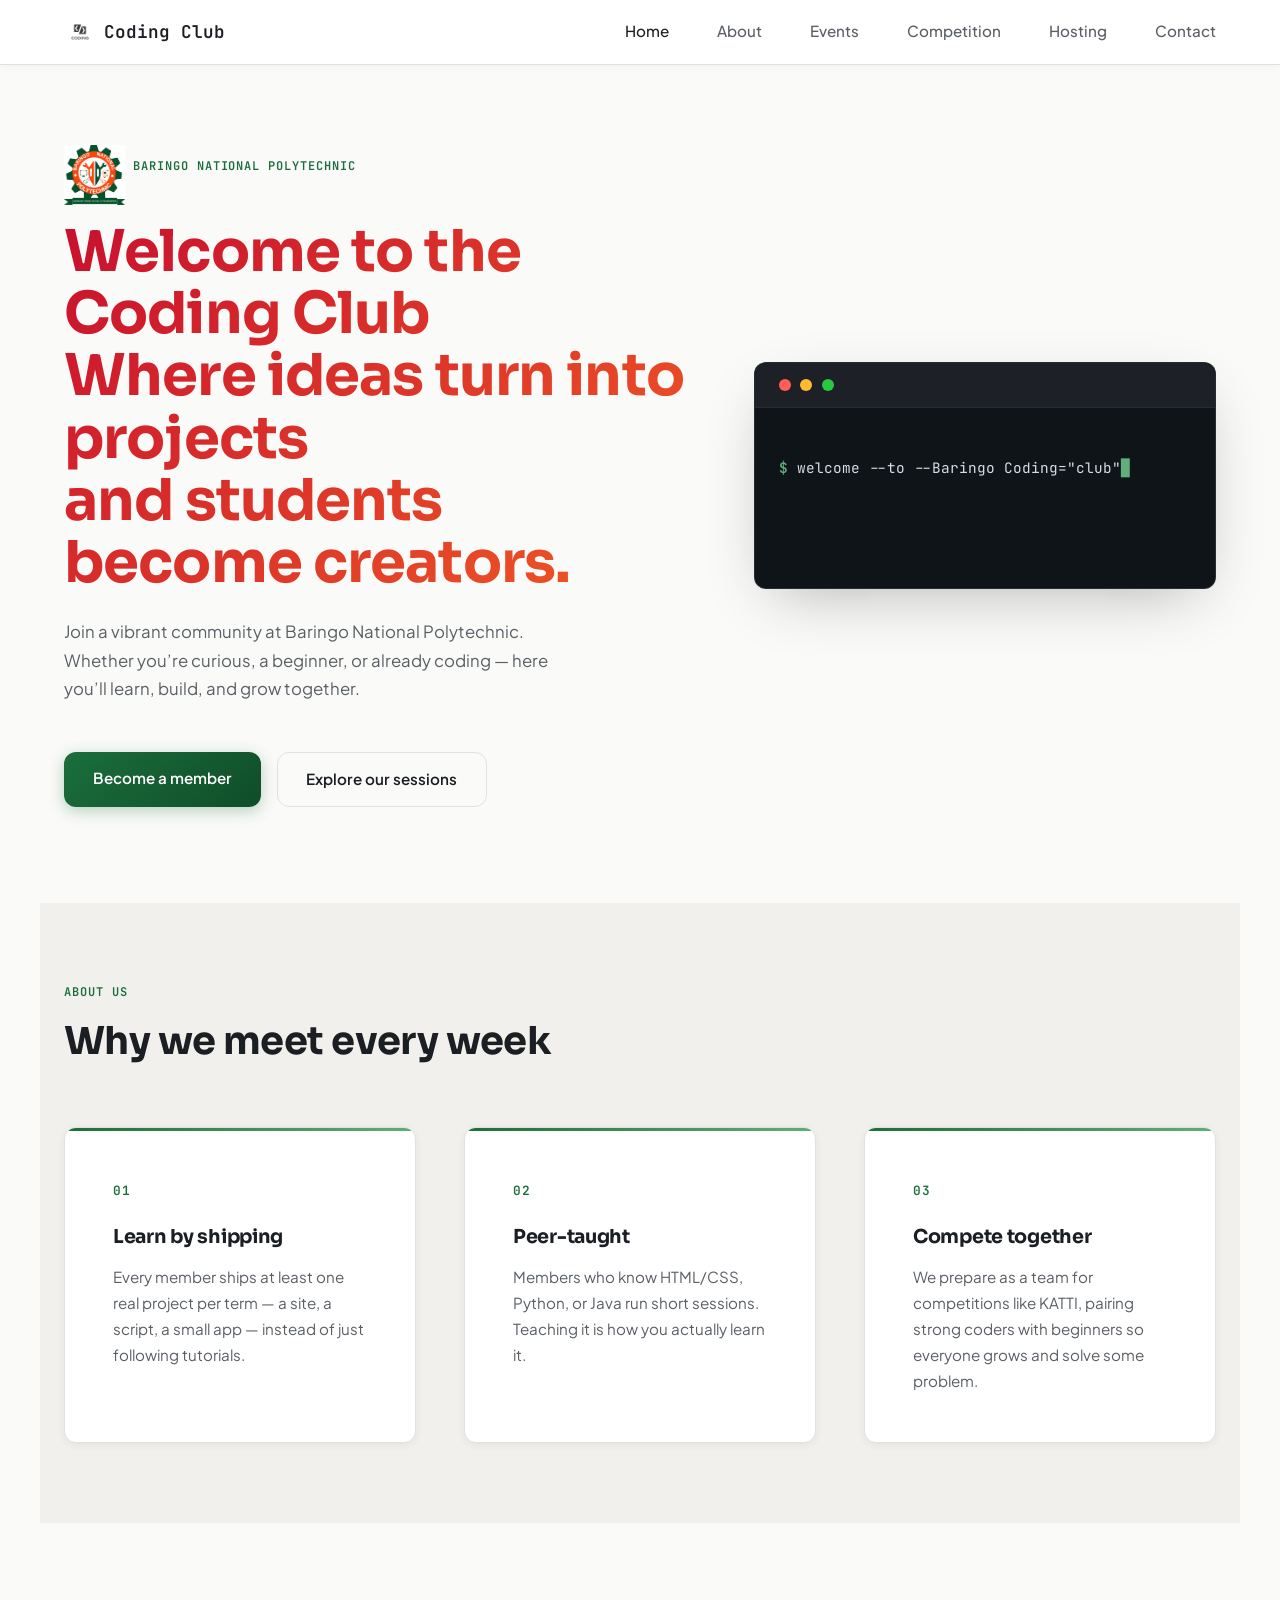
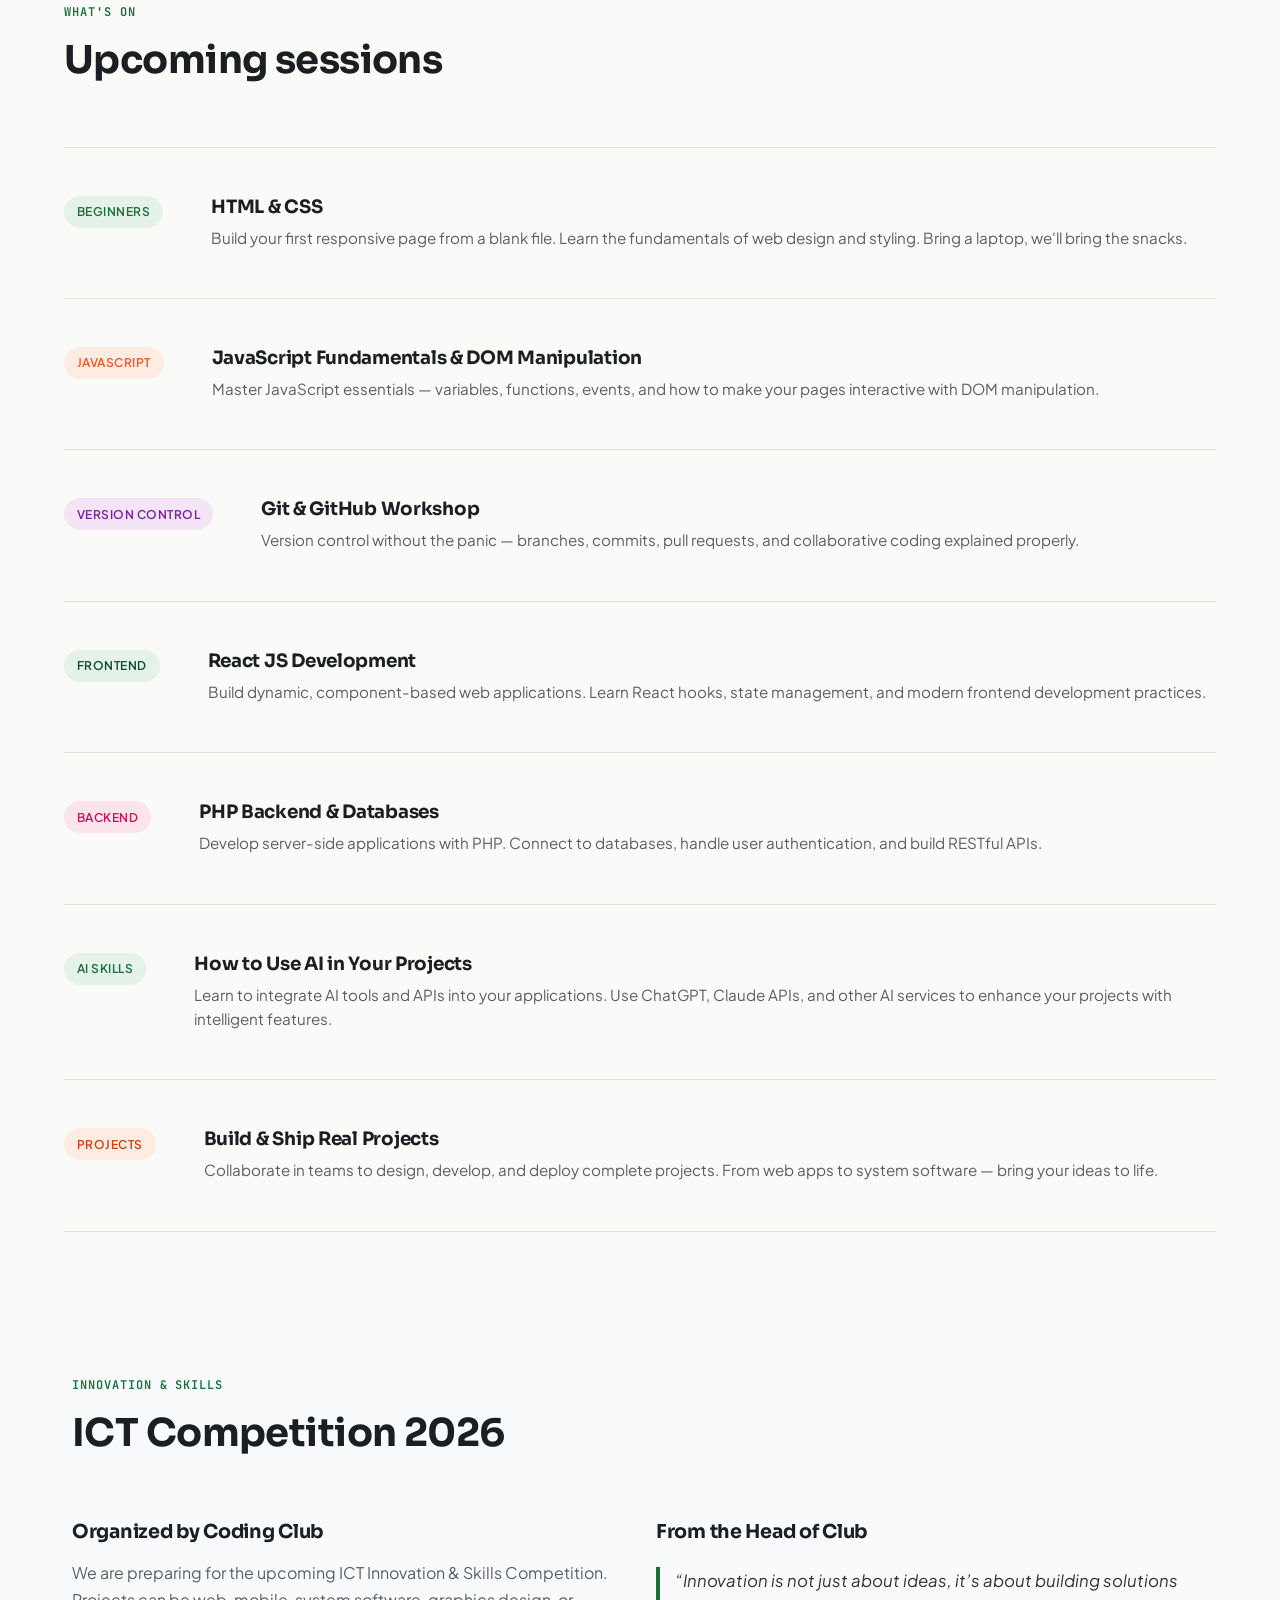
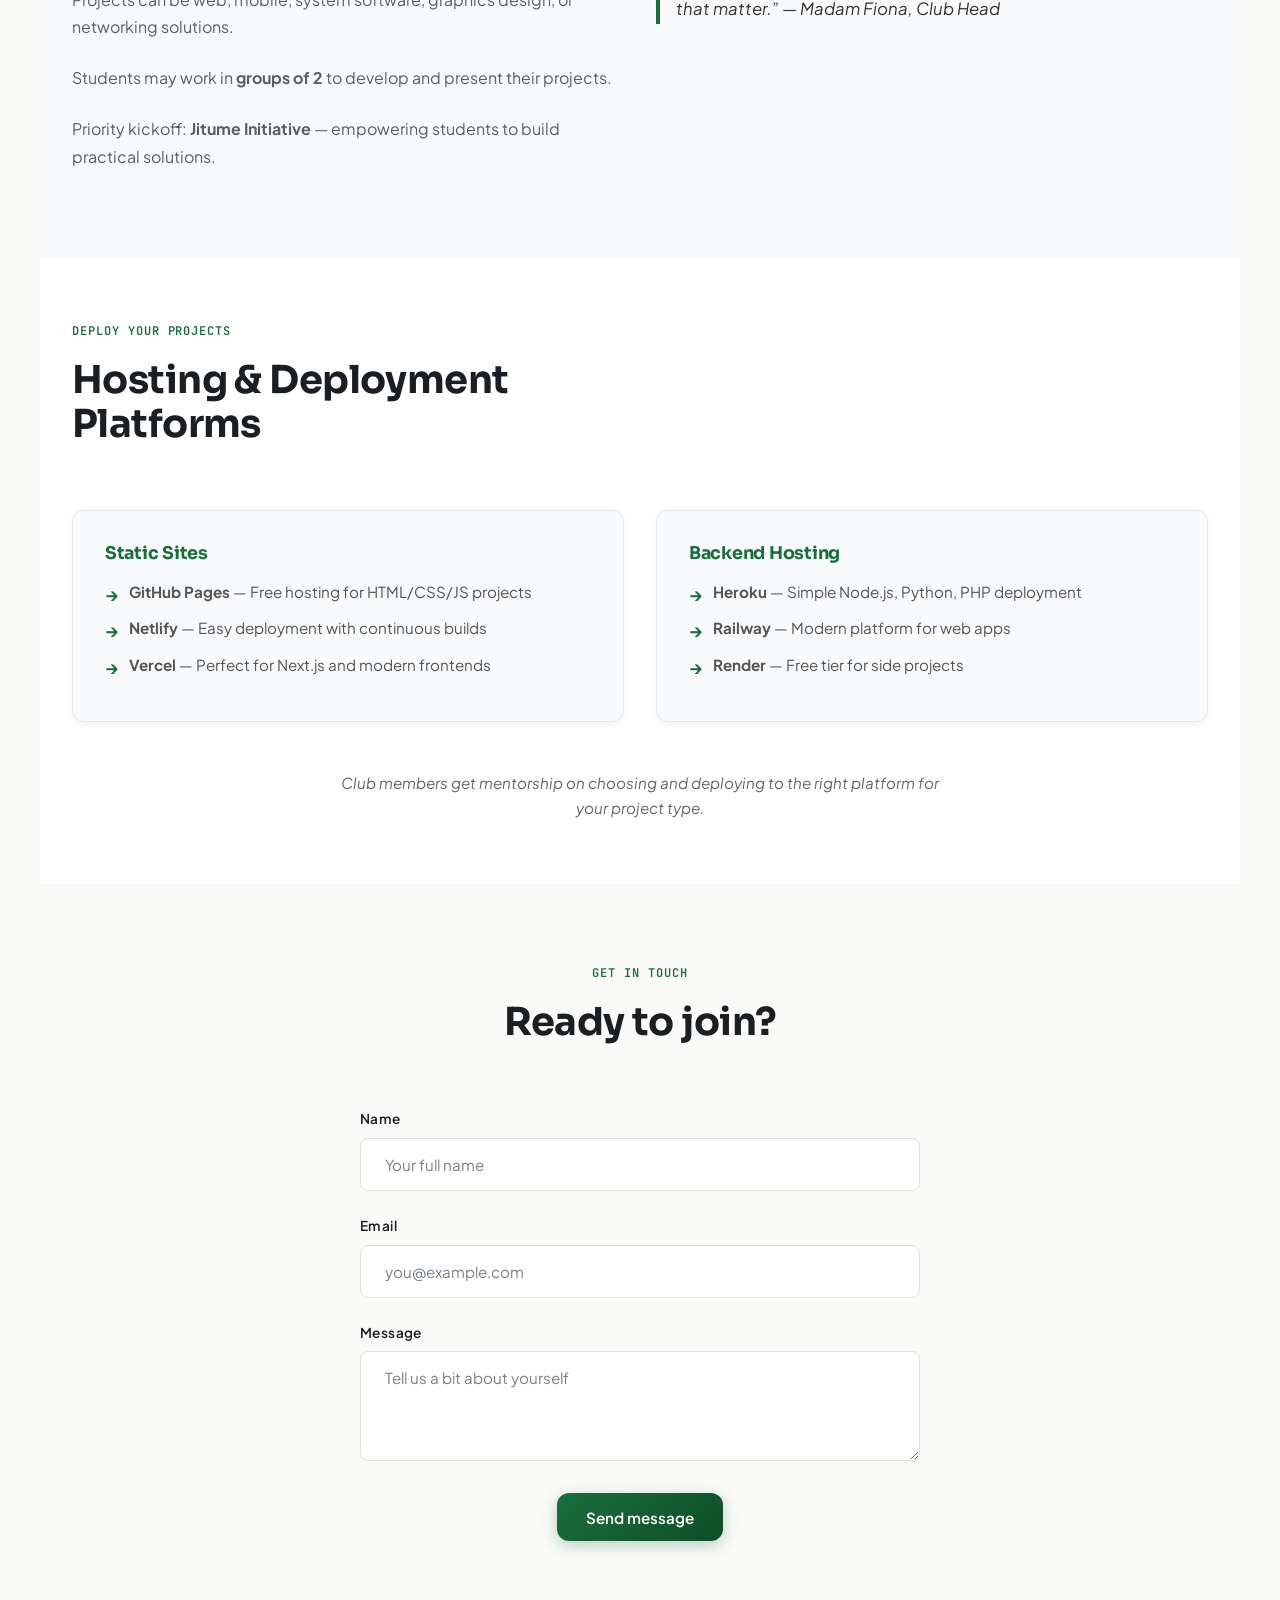
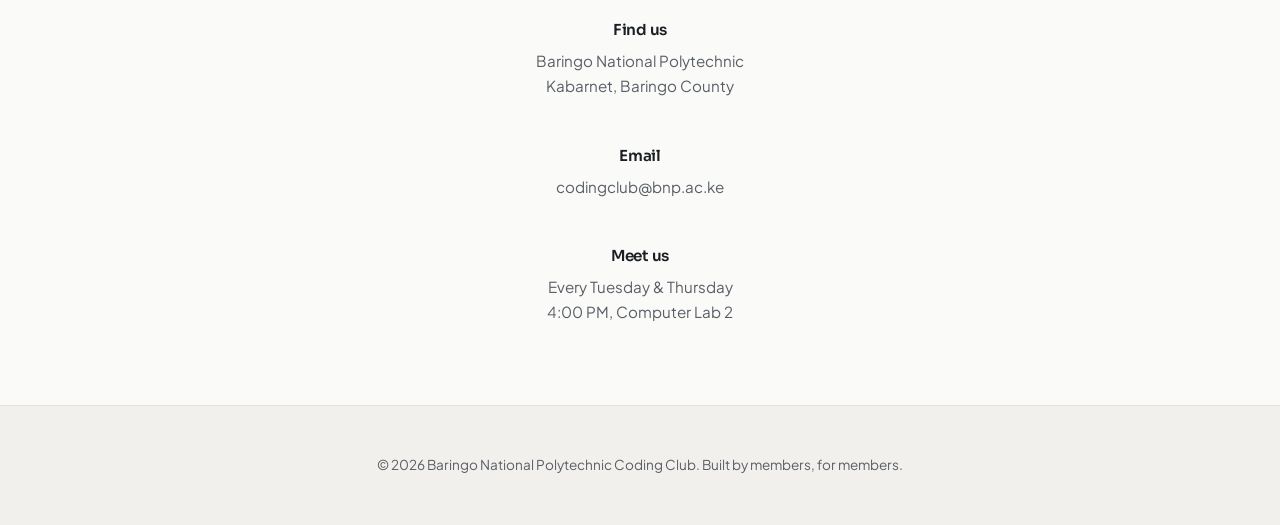
<file: index.html>
<!DOCTYPE html>
<html lang="en">
<head>
  <meta charset="UTF-8">
  <meta name="viewport" content="width=device-width, initial-scale=1.0">
  <title>Baringo Coding Club</title>
  <link rel="preconnect" href="https://fonts.googleapis.com">
  <link rel="preconnect" href="https://fonts.gstatic.com" crossorigin>
  <link href="https://fonts.googleapis.com/css2?family=Sora:wght@500;600;700;800&family=Plus+Jakarta+Sans:wght@400;500;600;700&family=JetBrains+Mono:wght@400;500&display=swap" rel="stylesheet">
  <link rel="stylesheet" href="style.css">
  <style>
    html { scroll-behavior: smooth; }
    .nav { position: sticky; top: 0; background: #fff; z-index: 1000; }
    .about-card, .event-row { transition: transform 0.3s ease, box-shadow 0.3s ease; }
    .about-card:hover, .event-row:hover { transform: translateY(-5px); box-shadow: 0 8px 20px rgba(0,0,0,0.1); }
    .competition { background: #f9fafc; padding: 4rem 2rem; }
    .competition-grid { display: grid; gap: 2rem; grid-template-columns: 1fr 1fr; }
    .competition-lead blockquote { font-style: italic; border-left: 4px solid #1B6E3C; padding-left: 1rem; color: #333; }
    .event-category { display: inline-block; padding: 0.4rem 0.8rem; border-radius: 20px; font-size: 0.75rem; font-weight: 600; text-transform: uppercase; letter-spacing: 0.5px; margin-bottom: 0.75rem; }
    .event-category.beginners { background: #E5F2EA; color: #1B6E3C; }
    .event-category.javascript { background: #FEEBE2; color: #F15A24; }
    .event-category.vcs { background: #f3e5f5; color: #7b1fa2; }
    .event-category.react { background: #E5F2EA; color: #0F4D29; }
    .event-category.backend { background: #fce4ec; color: #c2185b; }
    .event-category.ai { background: #E5F2EA; color: #1B6E3C; }
    .event-category.projects { background: #FEEBE2; color: #C8430F; }
    .hosting { padding: 4rem 2rem; background: #fff; }
    .hosting-grid { display: grid; gap: 2rem; grid-template-columns: repeat(auto-fit, minmax(280px, 1fr)); margin: 3rem 0; }
    .hosting-card { background: #f9fafc; padding: 2rem; border-radius: 12px; border: 1px solid #e5e7eb; transition: all 0.3s ease; }
    .hosting-card:hover { box-shadow: 0 8px 20px rgba(0,0,0,0.08); transform: translateY(-3px); }
    .hosting-card h3 { color: #1B6E3C; margin-bottom: 1rem; font-size: 1.1rem; }
    .hosting-card ul { list-style: none; padding: 0; margin: 0; }
    .hosting-card li { margin-bottom: 0.75rem; color: #555; font-size: 0.95rem; padding-left: 1.5rem; position: relative; }
    .hosting-card li:before { content: "→"; position: absolute; left: 0; color: #1B6E3C; font-weight: bold; }
    .hosting-note { text-align: center; color: #666; font-style: italic; margin-top: 2rem; max-width: 600px; margin-left: auto; margin-right: auto; }
  </style>
</head>
<body>

<header class="nav" id="nav">
  <div class="nav-inner">
    <a href="#home" class="logo"><img src="logo.jpg" alt="Coding Club logo" class="logo-img">Coding Club</a>
    <button class="nav-toggle" id="navToggle" aria-label="Toggle menu" aria-expanded="false">
      <span></span><span></span><span></span>
    </button>
    <nav class="nav-links" id="navLinks">
      <a href="#home">Home</a>
      <a href="#about">About</a>
      <a href="#events">Events</a>
      <a href="#competition">Competition</a>
      <a href="#hosting">Hosting</a>
      <a href="#contact">Contact</a>
    </nav>
  </div>
</header>

<main>

  <!-- Hero -->
  <!-- Hero -->
<!-- Hero -->
<section class="hero" id="home">
  <div class="hero-inner">
    <div class="hero-brand">
      <img src="bnp.png" alt="BNP Logo" class="hero-logo">
      <p class="eyebrow">Baringo National Polytechnic</p>
      
    </div>

    <h1 class="hero-title">
      Welcome to the Coding Club<br>
      Where ideas turn into projects<br>
      and students become creators.
    </h1>

<p class="hero-sub">
  Join a vibrant community at Baringo National Polytechnic.  
  Whether you’re curious, a beginner, or already coding —  
  here you’ll learn, build, and grow together.
</p>
<div class="hero-actions">
  <a href="join.html" class="btn btn-primary">Become a member</a>
  <a href="#events" class="btn btn-ghost">Explore our sessions</a>
</div>

    </div>
    <div class="hero-terminal" aria-hidden="true">
      <div class="terminal-bar">
        <span class="dot dot-r"></span><span class="dot dot-y"></span><span class="dot dot-g"></span>
      </div>
      <div class="terminal-body">
        <p><span class="prompt">$</span> <span id="typedLine"></span><span class="cursor">&#9608;</span></p>
        <p class="terminal-out" id="terminalOut"></p>
      </div>
    </div>
  </section>

  <!-- About -->
  <section class="about" id="about">
    <div class="section-head">
      <p class="eyebrow">About us</p>
      <h2>Why we meet every week</h2>
    </div>
    <div class="about-grid">
      <div class="about-card">
        <span class="card-tag">01</span>
        <h3>Learn by shipping</h3>
        <p>Every member ships at least one real project per term — a site, a script, a small app — instead of just following tutorials.</p>
      </div>
      <div class="about-card">
        <span class="card-tag">02</span>
        <h3>Peer-taught</h3>
        <p>Members who know HTML/CSS, Python, or Java run short sessions. Teaching it is how you actually learn it.</p>
      </div>
      <div class="about-card">
        <span class="card-tag">03</span>
        <h3>Compete together</h3>
        <p>We prepare as a team for competitions like KATTI, pairing strong coders with beginners so everyone grows and solve some problem.</p>
      </div>
    </div>
  </section>

  <!-- Events -->
  <section class="events" id="events">
    <div class="section-head">
      <p class="eyebrow">What's on</p>
      <h2>Upcoming sessions</h2>
    </div>
    <div class="events-list">
      <article class="event-row">
        <div class="event-category beginners">Beginners</div>
        <div class="event-info">
          <h3>HTML &amp; CSS</h3>
          <p>Build your first responsive page from a blank file. Learn the fundamentals of web design and styling. Bring a laptop, we'll bring the snacks.</p>
        </div>
      </article>
      <article class="event-row">
        <div class="event-category javascript">JavaScript</div>
        <div class="event-info">
          <h3>JavaScript Fundamentals &amp; DOM Manipulation</h3>
          <p>Master JavaScript essentials — variables, functions, events, and how to make your pages interactive with DOM manipulation.</p>
        </div>
      </article>
      <article class="event-row">
        <div class="event-category vcs">Version Control</div>
        <div class="event-info">
          <h3>Git &amp; GitHub Workshop</h3>
          <p>Version control without the panic — branches, commits, pull requests, and collaborative coding explained properly.</p>
        </div>
      </article>
      <article class="event-row">
        <div class="event-category react">Frontend</div>
        <div class="event-info">
          <h3>React JS Development</h3>
          <p>Build dynamic, component-based web applications. Learn React hooks, state management, and modern frontend development practices.</p>
        </div>
      </article>
      <article class="event-row">
        <div class="event-category backend">Backend</div>
        <div class="event-info">
          <h3>PHP Backend &amp; Databases</h3>
          <p>Develop server-side applications with PHP. Connect to databases, handle user authentication, and build RESTful APIs.</p>
        </div>
      </article>
      <article class="event-row">
        <div class="event-category ai">AI Skills</div>
        <div class="event-info">
          <h3>How to Use AI in Your Projects</h3>
          <p>Learn to integrate AI tools and APIs into your applications. Use ChatGPT, Claude APIs, and other AI services to enhance your projects with intelligent features.</p>
        </div>
      </article>
      <article class="event-row">
        <div class="event-category projects">Projects</div>
        <div class="event-info">
          <h3>Build &amp; Ship Real Projects</h3>
          <p>Collaborate in teams to design, develop, and deploy complete projects. From web apps to system software — bring your ideas to life.</p>
        </div>
      </article>
    </div>
  </section>

  <!-- Competition -->
  <section class="competition" id="competition">
    <div class="section-head">
      <p class="eyebrow">Innovation & Skills</p>
      <h2>ICT Competition 2026</h2>
    </div>
    <div class="competition-grid">
      <div class="competition-info">
        <h3>Organized by Coding Club</h3>
        <p>We are preparing for the upcoming ICT Innovation & Skills Competition. 
           Projects can be web, mobile, system software, graphics design, or networking solutions.</p>
        <p>Students may work in <strong>groups of 2</strong> to develop and present their projects.</p>
        <p>Priority kickoff: <strong>Jitume Initiative</strong> — empowering students to build practical solutions.</p>
      </div>
      <div class="competition-lead">
        <h3>From the Head of Club</h3>
        <blockquote>
          “Innovation is not just about ideas, it’s about building solutions that matter.”  
          — Madam Fiona, Club Head
        </blockquote>
      </div>
    </div>
  </section>

  <!-- Hosting -->
  <section class="hosting" id="hosting">
    <div class="section-head">
      <p class="eyebrow">Deploy your projects</p>
      <h2>Hosting & Deployment Platforms</h2>
    </div>
    <div class="hosting-grid">
      <div class="hosting-card">
        <h3>Static Sites</h3>
        <ul>
          <li><strong>GitHub Pages</strong> — Free hosting for HTML/CSS/JS projects</li>
          <li><strong>Netlify</strong> — Easy deployment with continuous builds</li>
          <li><strong>Vercel</strong> — Perfect for Next.js and modern frontends</li>
        </ul>
      </div>
      <div class="hosting-card">
        <h3>Backend Hosting</h3>
        <ul>
          <li><strong>Heroku</strong> — Simple Node.js, Python, PHP deployment</li>
          <li><strong>Railway</strong> — Modern platform for web apps</li>
          <li><strong>Render</strong> — Free tier for side projects</li>
        </ul>
      </div>
    </div>
    <p class="hosting-note">Club members get mentorship on choosing and deploying to the right platform for your project type.</p>
  </section>

  <!-- Contact -->
  <section class="contact" id="contact">
    <div class="section-head">
      <p class="eyebrow">Get in touch</p>
      <h2>Ready to join?</h2>
    </div>
    <div class="contact-grid">
      <form class="contact-form" id="contactForm">
        <label for="name">Name</label>
        <input type="text" id="name" name="name" placeholder="Your full name" required>

        <label for="email">Email</label>
        <input type="email" id="email" name="email" placeholder="you@example.com" required>

        <label for="message">Message</label>
        <textarea id="message" name="message" rows="4" placeholder="Tell us a bit about yourself" required></textarea>

        <button type="submit" class="btn btn-primary">Send message</button>
        <p class="form-status" id="formStatus" role="status"></p>
      
</form>
      <div class="contact-info">
        <h3>Find us</h3>
        <p>Baringo National Polytechnic<br>Kabarnet, Baringo County</p>
        <h3>Email</h3>
        <p>codingclub@bnp.ac.ke</p>
        <h3>Meet us</h3>
        <p>Every Tuesday &amp; Thursday<br>4:00 PM, Computer Lab 2</p>
      </div>
    </div>
  </section>

</main>

<footer class="footer">
  <p>&copy; <span id="year"></span> Baringo National Polytechnic Coding Club. Built by members, for members.</p>
</footer>

<script src="script.js"></script>
</body>
</html>
</file>
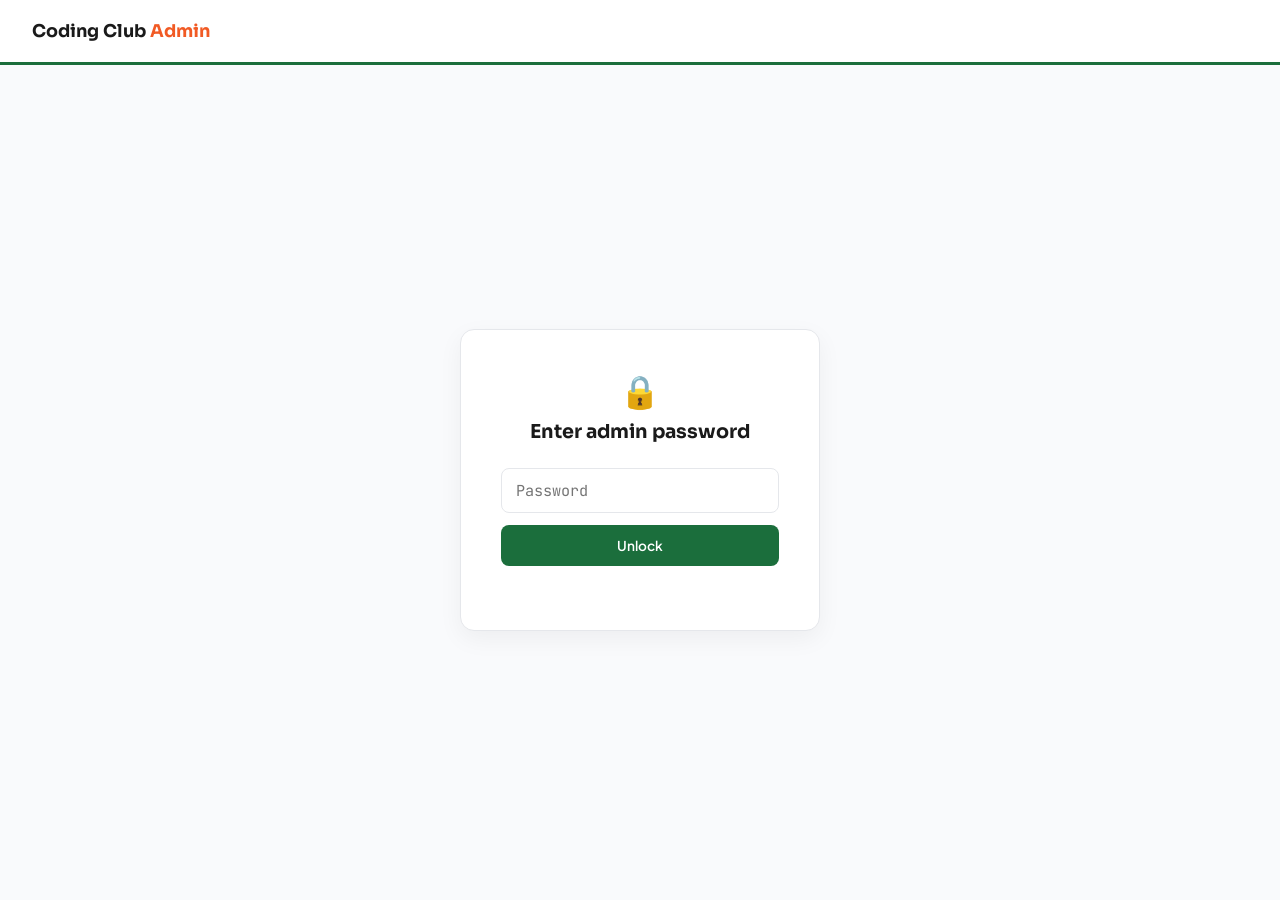
<file: admin.html>
<!DOCTYPE html>
<html lang="en">
<head>
<meta charset="UTF-8">
<meta name="viewport" content="width=device-width, initial-scale=1.0">
<title>Admin — Coding Club Submissions</title>
<link href="https://fonts.googleapis.com/css2?family=Sora:wght@500;600;700;800&family=Plus+Jakarta+Sans:wght@400;500;600;700&family=JetBrains+Mono:wght@400;500&display=swap" rel="stylesheet">
<style>
  :root {
    --green: #1B6E3C;
    --green-dark: #0F4D29;
    --orange: #F15A24;
    --bg: #f9fafc;
    --ink: #1a1a1a;
    --muted: #666;
    --border: #e5e7eb;
  }
  * { box-sizing: border-box; }
  body {
    margin: 0;
    font-family: 'Plus Jakarta Sans', sans-serif;
    background: var(--bg);
    color: var(--ink);
  }
  .topbar {
    background: #fff;
    border-bottom: 3px solid var(--green);
    padding: 1.25rem 2rem;
    display: flex;
    align-items: center;
    justify-content: space-between;
  }
  .topbar h1 {
    font-family: 'Sora', sans-serif;
    font-size: 1.1rem;
    margin: 0;
  }
  .topbar h1 span { color: var(--orange); }
  .btn {
    font-family: 'Plus Jakarta Sans', sans-serif;
    font-weight: 600;
    font-size: 0.85rem;
    padding: 0.5rem 1rem;
    border-radius: 8px;
    border: none;
    cursor: pointer;
  }
  .btn-primary { background: var(--green); color: #fff; }
  .btn-primary:hover { background: var(--green-dark); }
  .btn-ghost { background: transparent; color: var(--muted); border: 1px solid var(--border); }

  /* Lock screen */
  .lock-screen {
    min-height: calc(100vh - 70px);
    display: flex;
    align-items: center;
    justify-content: center;
    padding: 2rem;
  }
  .lock-card {
    background: #fff;
    border: 1px solid var(--border);
    border-radius: 14px;
    padding: 2.5rem;
    max-width: 360px;
    width: 100%;
    text-align: center;
    box-shadow: 0 8px 24px rgba(0,0,0,0.05);
  }
  .lock-card .icon {
    font-size: 2rem;
    margin-bottom: 0.5rem;
  }
  .lock-card h2 {
    font-family: 'Sora', sans-serif;
    margin: 0 0 1.5rem;
    font-size: 1.2rem;
  }
  .lock-card input {
    width: 100%;
    padding: 0.7rem 0.9rem;
    border: 1px solid var(--border);
    border-radius: 8px;
    font-size: 0.95rem;
    margin-bottom: 0.75rem;
    font-family: 'JetBrains Mono', monospace;
  }
  .lock-card input:focus { outline: 2px solid var(--green); border-color: var(--green); }
  .lock-card .btn-primary { width: 100%; padding: 0.75rem; }
  .lock-error { color: var(--orange); font-size: 0.85rem; margin: 0.5rem 0 0; min-height: 1.2em; }

  /* Dashboard */
  .dashboard { display: none; padding: 2rem; max-width: 1100px; margin: 0 auto; }
  .stats-row {
    display: flex;
    gap: 1rem;
    margin-bottom: 1.5rem;
    flex-wrap: wrap;
  }
  .stat-card {
    background: #fff;
    border: 1px solid var(--border);
    border-radius: 12px;
    padding: 1.25rem 1.5rem;
    flex: 1;
    min-width: 140px;
  }
  .stat-card .num {
    font-family: 'Sora', sans-serif;
    font-size: 1.8rem;
    font-weight: 700;
    color: var(--green);
  }
  .stat-card .label {
    font-size: 0.8rem;
    color: var(--muted);
    text-transform: uppercase;
    letter-spacing: 0.5px;
  }

  .toolbar {
    display: flex;
    justify-content: space-between;
    align-items: center;
    margin-bottom: 1rem;
    gap: 1rem;
    flex-wrap: wrap;
  }
  .search-input {
    flex: 1;
    max-width: 320px;
    padding: 0.6rem 0.9rem;
    border: 1px solid var(--border);
    border-radius: 8px;
    font-size: 0.9rem;
    font-family: 'Plus Jakarta Sans', sans-serif;
  }
  .search-input:focus { outline: 2px solid var(--green); border-color: var(--green); }

  table {
    width: 100%;
    border-collapse: collapse;
    background: #fff;
    border-radius: 12px;
    overflow: hidden;
    border: 1px solid var(--border);
  }
  thead th {
    background: var(--green-dark);
    color: #fff;
    text-align: left;
    padding: 0.85rem 1rem;
    font-size: 0.8rem;
    text-transform: uppercase;
    letter-spacing: 0.5px;
    font-weight: 600;
  }
  tbody td {
    padding: 0.85rem 1rem;
    border-bottom: 1px solid var(--border);
    font-size: 0.9rem;
    vertical-align: top;
  }
  tbody tr:last-child td { border-bottom: none; }
  tbody tr:hover { background: #fafdfb; }
  .col-time { font-family: 'JetBrains Mono', monospace; font-size: 0.8rem; color: var(--muted); white-space: nowrap; }
  .col-action { text-align: right; white-space: nowrap; }
  .delete-btn {
    background: #fff;
    border: 1px solid #f3c7b5;
    color: var(--orange);
    font-size: 0.78rem;
    font-weight: 600;
    padding: 0.35rem 0.7rem;
    border-radius: 6px;
    cursor: pointer;
  }
  .delete-btn:hover { background: #fff3ef; }
  .delete-btn:disabled { opacity: 0.5; cursor: default; }
  .col-email { color: var(--green-dark); }
  .col-msg { max-width: 360px; }

  .empty-state, .loading-state, .error-state {
    text-align: center;
    padding: 3rem 1rem;
    color: var(--muted);
  }
  .error-state { color: var(--orange); }

  @media (max-width: 640px) {
    table, thead, tbody, th, td, tr { display: block; }
    thead { display: none; }
    tbody tr {
      background: #fff;
      border: 1px solid var(--border);
      border-radius: 10px;
      margin-bottom: 0.75rem;
      padding: 0.5rem 0;
    }
    tbody td {
      border-bottom: none;
      padding: 0.4rem 1rem;
    }
    tbody td::before {
      content: attr(data-label);
      display: block;
      font-size: 0.7rem;
      text-transform: uppercase;
      color: var(--muted);
      font-weight: 600;
      margin-bottom: 0.15rem;
    }
  }
</style>
</head>
<body>

<div class="topbar">
  <h1>Coding Club <span>Admin</span></h1>
  <button class="btn btn-ghost" id="logoutBtn" style="display:none;">Log out</button>
</div>

<!-- Lock screen -->
<div class="lock-screen" id="lockScreen">
  <div class="lock-card">
    <div class="icon">🔒</div>
    <h2>Enter admin password</h2>
    <input type="password" id="passwordInput" placeholder="Password" autocomplete="off">
    <button class="btn btn-primary" id="unlockBtn">Unlock</button>
    <p class="lock-error" id="lockError"></p>
  </div>
</div>

<!-- Dashboard -->
<div class="dashboard" id="dashboard">
  <div class="stats-row">
    <div class="stat-card">
      <div class="num" id="totalCount">0</div>
      <div class="label">Total submissions</div>
    </div>
    <div class="stat-card">
      <div class="num" id="todayCount">0</div>
      <div class="label">Today</div>
    </div>
    <div class="stat-card">
      <div class="num" id="memberCount">0</div>
      <div class="label">Total members</div>
    </div>
  </div>

  <div class="toolbar">
    <input type="text" class="search-input" id="searchInput" placeholder="Search by name or email...">
    <div style="display:flex; gap:0.5rem;">
      <button class="btn btn-primary" id="tabContactBtn">Contact Us</button>
      <button class="btn btn-ghost" id="tabMembersBtn">Members</button>
      <button class="btn btn-ghost" id="refreshBtn">Refresh</button>
    </div>
  </div>

  <div id="tableWrap">
    <div class="loading-state">Loading submissions...</div>
  </div>
</div>

<script>
  // ====== CONFIG ======
  const ENDPOINT = "https://script.google.com/macros/s/AKfycbz60FyxEpdriM5cOYTYn1kPqGTHN4BBcL0v0_8o3ODAD21J8hYD7rC5ZlaVt3WPyvcl/exec";

  const lockScreen = document.getElementById('lockScreen');
  const dashboard = document.getElementById('dashboard');
  const passwordInput = document.getElementById('passwordInput');
  const unlockBtn = document.getElementById('unlockBtn');
  const lockError = document.getElementById('lockError');
  const logoutBtn = document.getElementById('logoutBtn');
  const tableWrap = document.getElementById('tableWrap');
  const searchInput = document.getElementById('searchInput');
  const refreshBtn = document.getElementById('refreshBtn');
  const totalCount = document.getElementById('totalCount');
  const todayCount = document.getElementById('todayCount');
  const memberCount = document.getElementById('memberCount');

  const tabContactBtn = document.getElementById('tabContactBtn');
  const tabMembersBtn = document.getElementById('tabMembersBtn');

  let allEntries = [];
  let allMembers = [];
  let activeTab = 'contact';

  function showDashboard() {
    lockScreen.style.display = 'none';
    dashboard.style.display = 'block';
    logoutBtn.style.display = 'inline-block';
    loadData();
  }

  function showLock(errorMsg) {
    lockScreen.style.display = 'flex';
    dashboard.style.display = 'none';
    logoutBtn.style.display = 'none';
    lockError.textContent = errorMsg || '';
  }

  async function tryPassword(pwd) {
    try {
      const res = await fetch(`${ENDPOINT}?password=${encodeURIComponent(pwd)}`);
      const result = await res.json();
      if (result.result === 'success') {
        sessionStorage.setItem('adminPassword', pwd);
        allEntries = result.data || [];
        allMembers = result.members || [];
        showDashboard();
        renderActiveTab();
        updateStats();
      } else {
        showLock('Incorrect password. Try again.');
      }
    } catch (err) {
      showLock('Network error. Please try again.');
    }
  }

  tabContactBtn.addEventListener('click', () => {
    activeTab = 'contact';
    tabContactBtn.className = 'btn btn-primary';
    tabMembersBtn.className = 'btn btn-ghost';
    searchInput.value = '';
    renderActiveTab();
  });

  tabMembersBtn.addEventListener('click', () => {
    activeTab = 'members';
    tabMembersBtn.className = 'btn btn-primary';
    tabContactBtn.className = 'btn btn-ghost';
    searchInput.value = '';
    renderActiveTab();
  });

  function renderActiveTab() {
    if (activeTab === 'contact') {
      renderContactTable(allEntries);
    } else {
      renderMembersTable(allMembers);
    }
  }

  unlockBtn.addEventListener('click', () => {
    const pwd = passwordInput.value.trim();
    if (!pwd) return;
    lockError.textContent = '';
    unlockBtn.textContent = 'Checking...';
    unlockBtn.disabled = true;
    tryPassword(pwd).finally(() => {
      unlockBtn.textContent = 'Unlock';
      unlockBtn.disabled = false;
    });
  });

  passwordInput.addEventListener('keydown', (e) => {
    if (e.key === 'Enter') unlockBtn.click();
  });

  logoutBtn.addEventListener('click', () => {
    sessionStorage.removeItem('adminPassword');
    passwordInput.value = '';
    showLock();
  });

  async function loadData() {
    const pwd = sessionStorage.getItem('adminPassword');
    if (!pwd) return showLock();

    tableWrap.innerHTML = '<div class="loading-state">Loading submissions...</div>';
    try {
      const res = await fetch(`${ENDPOINT}?password=${encodeURIComponent(pwd)}`);
      const result = await res.json();
      if (result.result === 'success') {
        allEntries = result.data || [];
        allMembers = result.members || [];
        renderActiveTab();
        updateStats();
      } else {
        sessionStorage.removeItem('adminPassword');
        showLock('Session expired. Please log in again.');
      }
    } catch (err) {
      tableWrap.innerHTML = '<div class="error-state">Could not load submissions. Check your connection and try again.</div>';
    }
  }

  function updateStats() {
    totalCount.textContent = allEntries.length;
    memberCount.textContent = allMembers.length;
    const today = new Date().toDateString();
    const todays = allEntries.filter(e => {
      const t = new Date(e.Timestamp);
      return t.toDateString() === today;
    });
    todayCount.textContent = todays.length;
  }

  function renderContactTable(entries) {
    if (!entries.length) {
      tableWrap.innerHTML = '<div class="empty-state">No submissions yet. They will show up here as people fill out the contact form.</div>';
      return;
    }

    const sorted = [...entries].sort((a, b) => new Date(b.Timestamp) - new Date(a.Timestamp));

    const rows = sorted.map(entry => {
      const time = new Date(entry.Timestamp);
      const formatted = isNaN(time) ? entry.Timestamp : time.toLocaleString();
      return `
        <tr>
          <td class="col-time" data-label="Time">${formatted}</td>
          <td data-label="Name">${escapeHtml(entry.Name || '')}</td>
          <td class="col-email" data-label="Email">${escapeHtml(entry.Email || '')}</td>
          <td class="col-msg" data-label="Message">${escapeHtml(entry.Message || '')}</td>
          <td data-label="" class="col-action"><button class="delete-btn" data-sheet="Contact Us" data-row="${entry._row}">Delete</button></td>
        </tr>`;
    }).join('');

    tableWrap.innerHTML = `
      <table>
        <thead>
          <tr><th>Time</th><th>Name</th><th>Email</th><th>Message</th><th></th></tr>
        </thead>
        <tbody>${rows}</tbody>
      </table>`;
    attachDeleteHandlers();
  }

  function renderMembersTable(entries) {
    if (!entries.length) {
      tableWrap.innerHTML = '<div class="empty-state">No members yet. They will show up here as people submit the membership form.</div>';
      return;
    }

    const sorted = [...entries].sort((a, b) => new Date(b.Timestamp) - new Date(a.Timestamp));

    const rows = sorted.map(entry => {
      const time = new Date(entry.Timestamp);
      const formatted = isNaN(time) ? entry.Timestamp : time.toLocaleString();
      return `
        <tr>
          <td class="col-time" data-label="Time">${formatted}</td>
          <td class="col-email" data-label="Email">${escapeHtml(entry.Email || '')}</td>
          <td data-label="Skill Level">${escapeHtml(entry['Skill Level'] || '')}</td>
          <td data-label="Course">${escapeHtml(entry.Course || '')}</td>
          <td data-label="" class="col-action"><button class="delete-btn" data-sheet="Members" data-row="${entry._row}">Delete</button></td>
        </tr>`;
    }).join('');

    tableWrap.innerHTML = `
      <table>
        <thead>
          <tr><th>Time</th><th>Email</th><th>Skill Level</th><th>Course</th><th></th></tr>
        </thead>
        <tbody>${rows}</tbody>
      </table>`;
    attachDeleteHandlers();
  }

  function attachDeleteHandlers() {
    document.querySelectorAll('.delete-btn').forEach(btn => {
      btn.addEventListener('click', async () => {
        const sheetName = btn.dataset.sheet;
        const rowIndex = parseInt(btn.dataset.row, 10);
        if (!confirm('Delete this entry? This cannot be undone.')) return;

        btn.disabled = true;
        btn.textContent = 'Deleting...';

        const pwd = sessionStorage.getItem('adminPassword');
        try {
          const res = await fetch(ENDPOINT, {
            method: 'POST',
            body: JSON.stringify({ type: 'delete', sheetName, rowIndex, password: pwd }),
            headers: { 'Content-Type': 'text/plain' }
          });
          const result = await res.json();
          if (result.result === 'success') {
            await loadData();
          } else {
            alert('Could not delete: ' + (result.message || 'unknown error'));
            btn.disabled = false;
            btn.textContent = 'Delete';
          }
        } catch (err) {
          alert('Network error while deleting.');
          btn.disabled = false;
          btn.textContent = 'Delete';
        }
      });
    });
  }

  function escapeHtml(str) {
    const div = document.createElement('div');
    div.textContent = str;
    return div.innerHTML;
  }

  searchInput.addEventListener('input', () => {
    const q = searchInput.value.toLowerCase();
    if (activeTab === 'contact') {
      const filtered = allEntries.filter(e =>
        (e.Name || '').toLowerCase().includes(q) ||
        (e.Email || '').toLowerCase().includes(q)
      );
      renderContactTable(filtered);
    } else {
      const filtered = allMembers.filter(e =>
        (e.Email || '').toLowerCase().includes(q) ||
        (e.Course || '').toLowerCase().includes(q)
      );
      renderMembersTable(filtered);
    }
  });

  refreshBtn.addEventListener('click', loadData);

  // Auto-login if password already in session
  const savedPwd = sessionStorage.getItem('adminPassword');
  if (savedPwd) {
    tryPassword(savedPwd);
  }
</script>
</body>
</html>
</file>
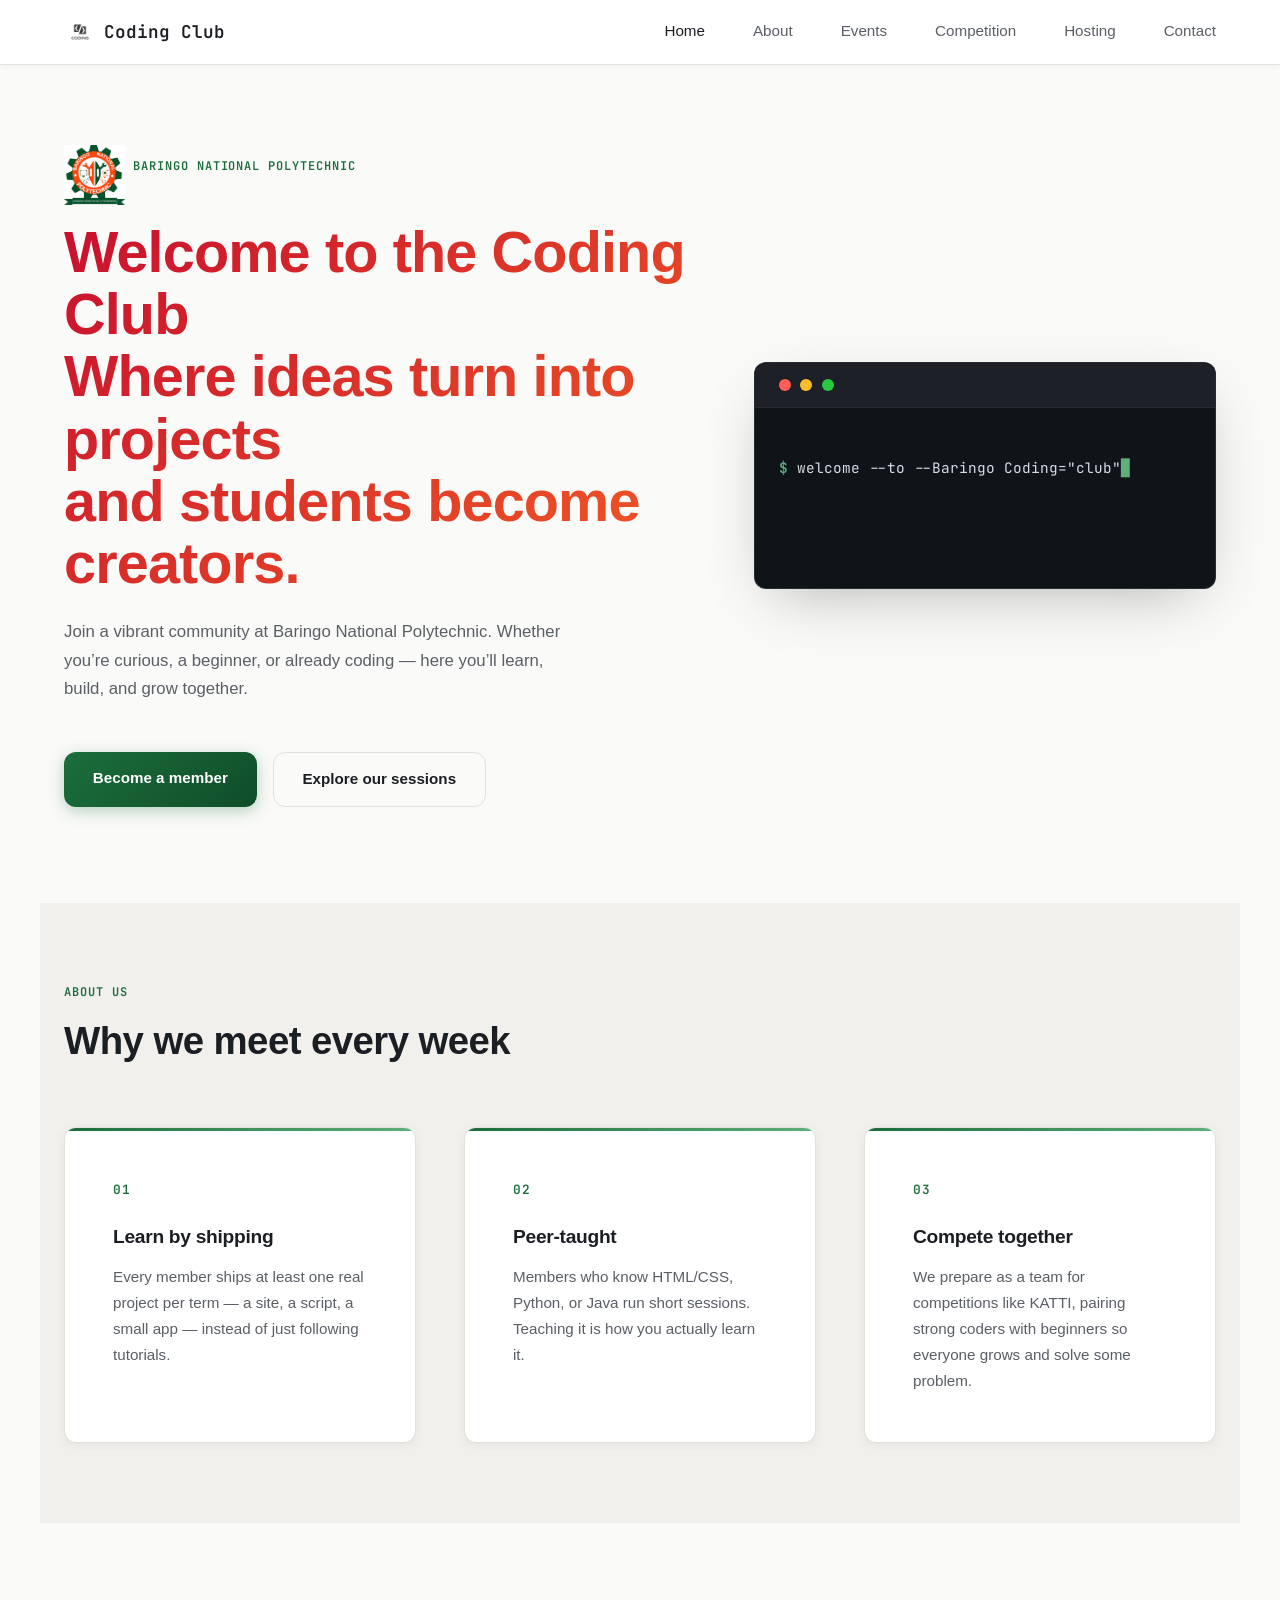
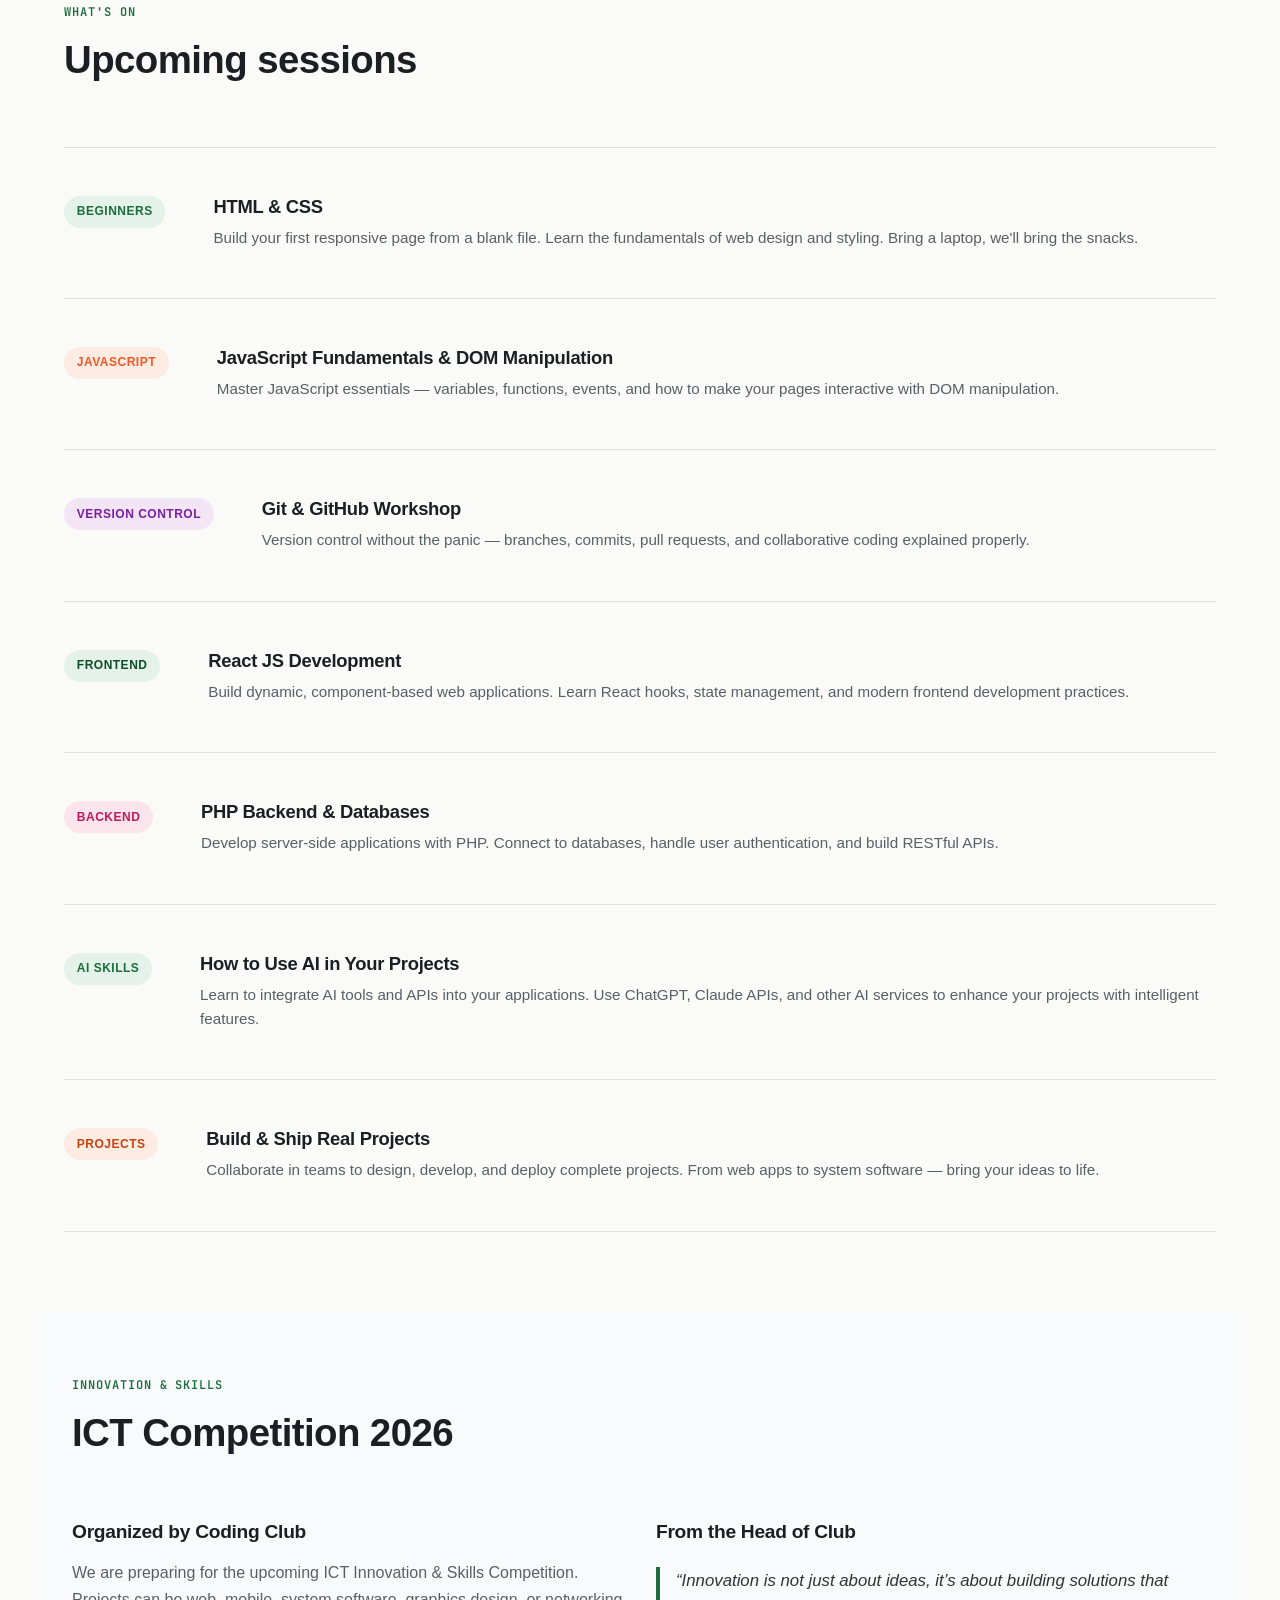
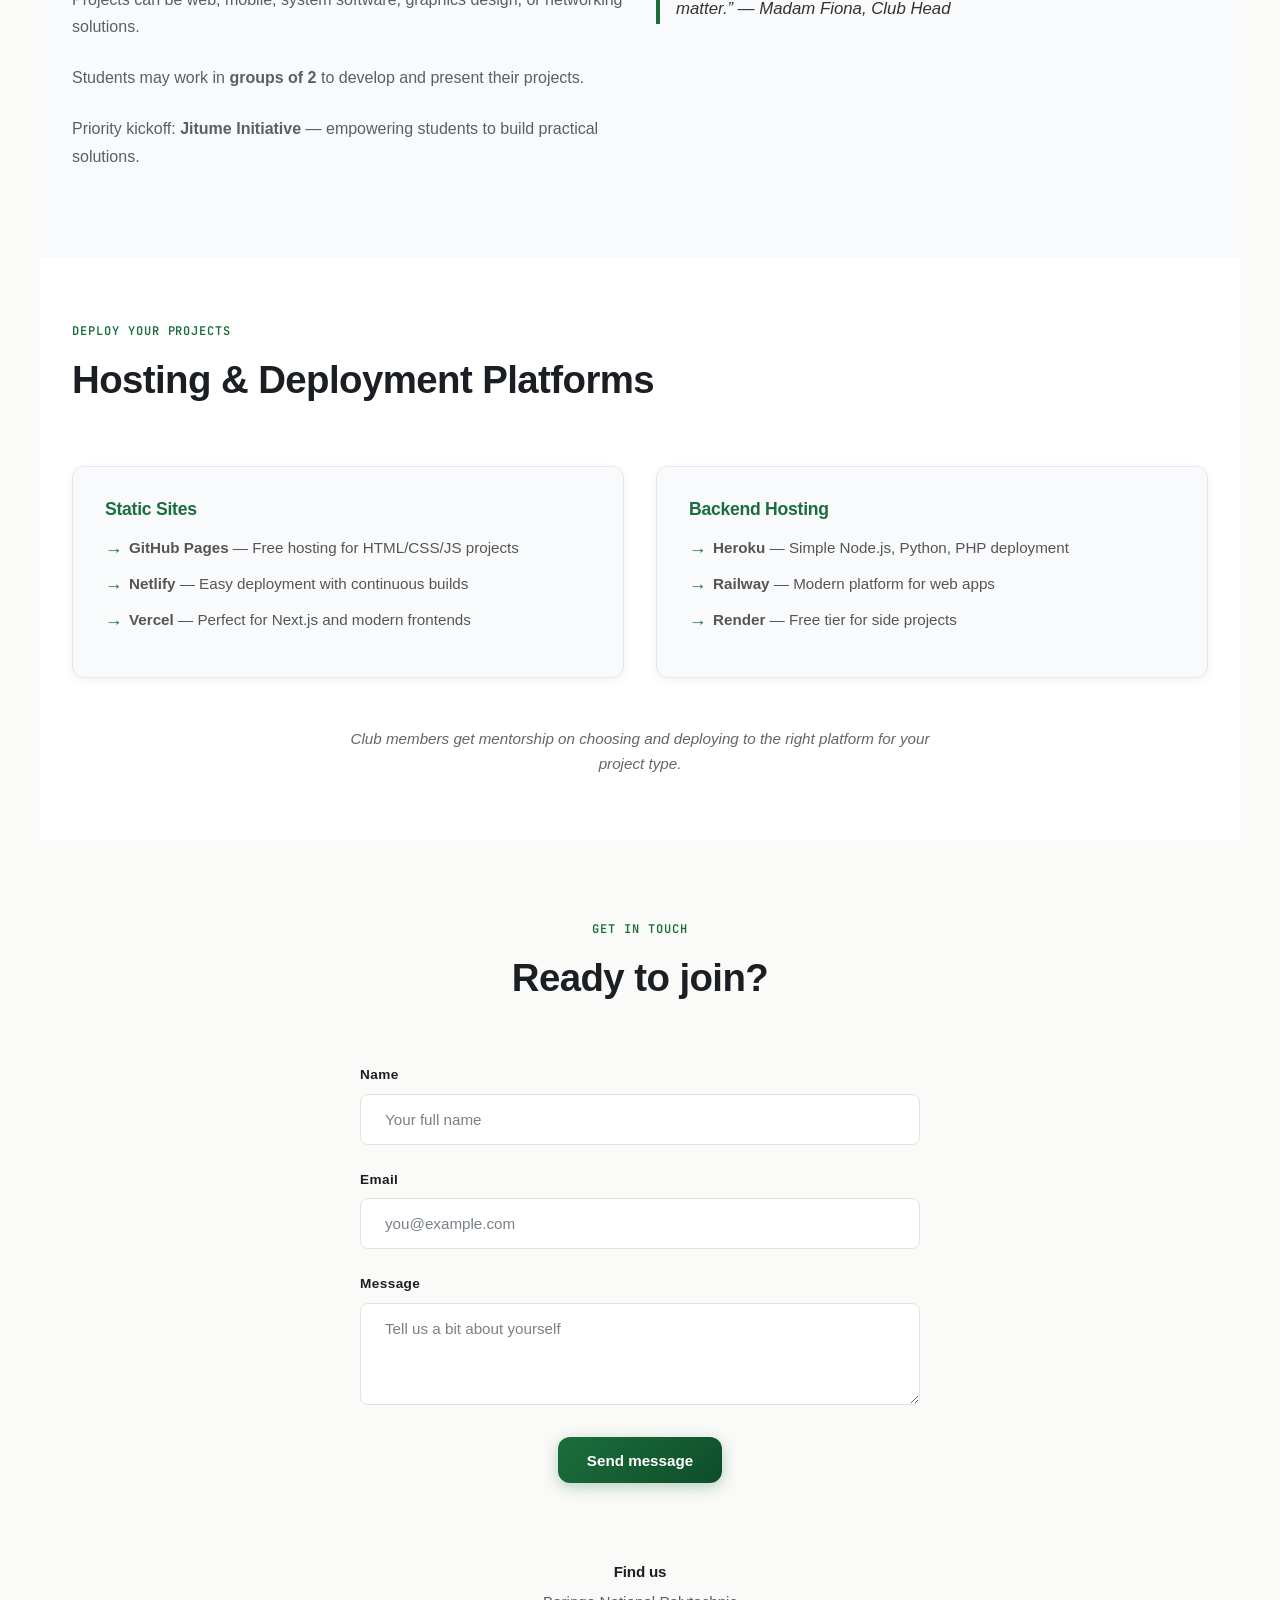
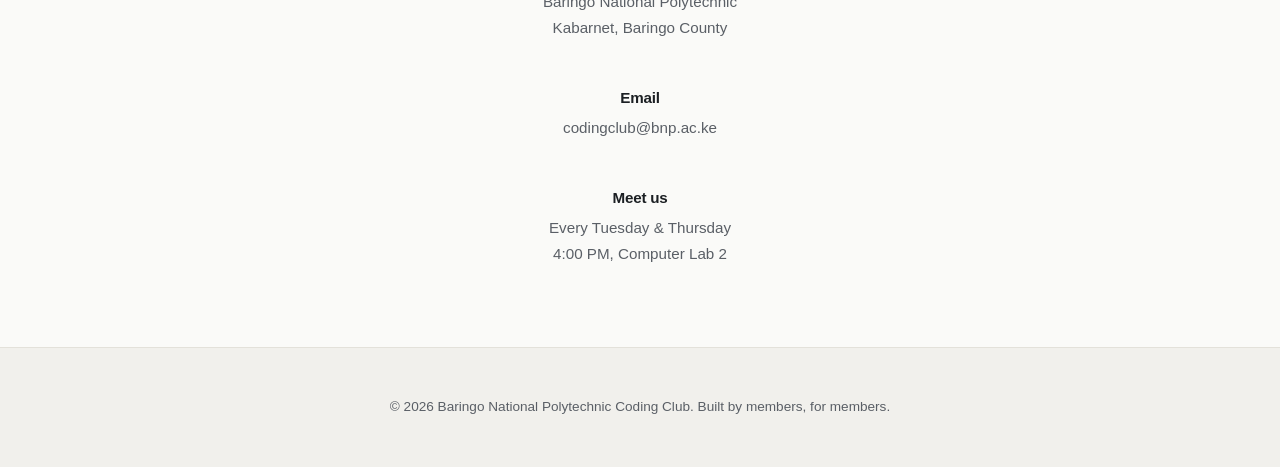
<file: bnp.html>
<!DOCTYPE html>
<html lang="en">
<head>
  <meta charset="UTF-8">
  <meta name="viewport" content="width=device-width, initial-scale=1.0">
  <title>Baringo Coding Club</title>
  <link rel="preconnect" href="https://fonts.googleapis.com">
  <link rel="preconnect" href="https://fonts.gstatic.com" crossorigin>
  <link href="https://fonts.googleapis.com/css2?family=Space+Grotesk:wght@500;700&family=Inter:wght@400;500;600&family=JetBrains+Mono:wght@400;500&display=swap" rel="stylesheet">
  <link rel="stylesheet" href="style.css">
  <style>
    html { scroll-behavior: smooth; }
    .nav { position: sticky; top: 0; background: #fff; z-index: 1000; }
    .about-card, .event-row { transition: transform 0.3s ease, box-shadow 0.3s ease; }
    .about-card:hover, .event-row:hover { transform: translateY(-5px); box-shadow: 0 8px 20px rgba(0,0,0,0.1); }
    .competition { background: #f9fafc; padding: 4rem 2rem; }
    .competition-grid { display: grid; gap: 2rem; grid-template-columns: 1fr 1fr; }
    .competition-lead blockquote { font-style: italic; border-left: 4px solid #1B6E3C; padding-left: 1rem; color: #333; }
    .event-category { display: inline-block; padding: 0.4rem 0.8rem; border-radius: 20px; font-size: 0.75rem; font-weight: 600; text-transform: uppercase; letter-spacing: 0.5px; margin-bottom: 0.75rem; }
    .event-category.beginners { background: #E5F2EA; color: #1B6E3C; }
    .event-category.javascript { background: #FEEBE2; color: #F15A24; }
    .event-category.vcs { background: #f3e5f5; color: #7b1fa2; }
    .event-category.react { background: #E5F2EA; color: #0F4D29; }
    .event-category.backend { background: #fce4ec; color: #c2185b; }
    .event-category.ai { background: #E5F2EA; color: #1B6E3C; }
    .event-category.projects { background: #FEEBE2; color: #C8430F; }
    .hosting { padding: 4rem 2rem; background: #fff; }
    .hosting-grid { display: grid; gap: 2rem; grid-template-columns: repeat(auto-fit, minmax(280px, 1fr)); margin: 3rem 0; }
    .hosting-card { background: #f9fafc; padding: 2rem; border-radius: 12px; border: 1px solid #e5e7eb; transition: all 0.3s ease; }
    .hosting-card:hover { box-shadow: 0 8px 20px rgba(0,0,0,0.08); transform: translateY(-3px); }
    .hosting-card h3 { color: #1B6E3C; margin-bottom: 1rem; font-size: 1.1rem; }
    .hosting-card ul { list-style: none; padding: 0; margin: 0; }
    .hosting-card li { margin-bottom: 0.75rem; color: #555; font-size: 0.95rem; padding-left: 1.5rem; position: relative; }
    .hosting-card li:before { content: "→"; position: absolute; left: 0; color: #1B6E3C; font-weight: bold; }
    .hosting-note { text-align: center; color: #666; font-style: italic; margin-top: 2rem; max-width: 600px; margin-left: auto; margin-right: auto; }
  </style>
</head>
<body>

<header class="nav" id="nav">
  <div class="nav-inner">
    <a href="#home" class="logo"><img src="logo.jpg" alt="Coding Club logo" class="logo-img">Coding Club</a>
    <button class="nav-toggle" id="navToggle" aria-label="Toggle menu" aria-expanded="false">
      <span></span><span></span><span></span>
    </button>
    <nav class="nav-links" id="navLinks">
      <a href="#home">Home</a>
      <a href="#about">About</a>
      <a href="#events">Events</a>
      <a href="#competition">Competition</a>
      <a href="#hosting">Hosting</a>
      <a href="#contact">Contact</a>
    </nav>
  </div>
</header>

<main>

  <!-- Hero -->
  <!-- Hero -->
<!-- Hero -->
<section class="hero" id="home">
  <div class="hero-inner">
    <div class="hero-brand">
      <img src="bnp.png" alt="BNP Logo" class="hero-logo">
      <p class="eyebrow">Baringo National Polytechnic</p>
      
    </div>

    <h1 class="hero-title">
      Welcome to the Coding Club<br>
      Where ideas turn into projects<br>
      and students become creators.
    </h1>

<p class="hero-sub">
  Join a vibrant community at Baringo National Polytechnic.  
  Whether you’re curious, a beginner, or already coding —  
  here you’ll learn, build, and grow together.
</p>
<div class="hero-actions">
  <a href="#contact" class="btn btn-primary">Become a member</a>
  <a href="#events" class="btn btn-ghost">Explore our sessions</a>
</div>

    </div>
    <div class="hero-terminal" aria-hidden="true">
      <div class="terminal-bar">
        <span class="dot dot-r"></span><span class="dot dot-y"></span><span class="dot dot-g"></span>
      </div>
      <div class="terminal-body">
        <p><span class="prompt">$</span> <span id="typedLine"></span><span class="cursor">&#9608;</span></p>
        <p class="terminal-out" id="terminalOut"></p>
      </div>
    </div>
  </section>

  <!-- About -->
  <section class="about" id="about">
    <div class="section-head">
      <p class="eyebrow">About us</p>
      <h2>Why we meet every week</h2>
    </div>
    <div class="about-grid">
      <div class="about-card">
        <span class="card-tag">01</span>
        <h3>Learn by shipping</h3>
        <p>Every member ships at least one real project per term — a site, a script, a small app — instead of just following tutorials.</p>
      </div>
      <div class="about-card">
        <span class="card-tag">02</span>
        <h3>Peer-taught</h3>
        <p>Members who know HTML/CSS, Python, or Java run short sessions. Teaching it is how you actually learn it.</p>
      </div>
      <div class="about-card">
        <span class="card-tag">03</span>
        <h3>Compete together</h3>
        <p>We prepare as a team for competitions like KATTI, pairing strong coders with beginners so everyone grows and solve some problem.</p>
      </div>
    </div>
  </section>

  <!-- Events -->
  <section class="events" id="events">
    <div class="section-head">
      <p class="eyebrow">What's on</p>
      <h2>Upcoming sessions</h2>
    </div>
    <div class="events-list">
      <article class="event-row">
        <div class="event-category beginners">Beginners</div>
        <div class="event-info">
          <h3>HTML &amp; CSS</h3>
          <p>Build your first responsive page from a blank file. Learn the fundamentals of web design and styling. Bring a laptop, we'll bring the snacks.</p>
        </div>
      </article>
      <article class="event-row">
        <div class="event-category javascript">JavaScript</div>
        <div class="event-info">
          <h3>JavaScript Fundamentals &amp; DOM Manipulation</h3>
          <p>Master JavaScript essentials — variables, functions, events, and how to make your pages interactive with DOM manipulation.</p>
        </div>
      </article>
      <article class="event-row">
        <div class="event-category vcs">Version Control</div>
        <div class="event-info">
          <h3>Git &amp; GitHub Workshop</h3>
          <p>Version control without the panic — branches, commits, pull requests, and collaborative coding explained properly.</p>
        </div>
      </article>
      <article class="event-row">
        <div class="event-category react">Frontend</div>
        <div class="event-info">
          <h3>React JS Development</h3>
          <p>Build dynamic, component-based web applications. Learn React hooks, state management, and modern frontend development practices.</p>
        </div>
      </article>
      <article class="event-row">
        <div class="event-category backend">Backend</div>
        <div class="event-info">
          <h3>PHP Backend &amp; Databases</h3>
          <p>Develop server-side applications with PHP. Connect to databases, handle user authentication, and build RESTful APIs.</p>
        </div>
      </article>
      <article class="event-row">
        <div class="event-category ai">AI Skills</div>
        <div class="event-info">
          <h3>How to Use AI in Your Projects</h3>
          <p>Learn to integrate AI tools and APIs into your applications. Use ChatGPT, Claude APIs, and other AI services to enhance your projects with intelligent features.</p>
        </div>
      </article>
      <article class="event-row">
        <div class="event-category projects">Projects</div>
        <div class="event-info">
          <h3>Build &amp; Ship Real Projects</h3>
          <p>Collaborate in teams to design, develop, and deploy complete projects. From web apps to system software — bring your ideas to life.</p>
        </div>
      </article>
    </div>
  </section>

  <!-- Competition -->
  <section class="competition" id="competition">
    <div class="section-head">
      <p class="eyebrow">Innovation & Skills</p>
      <h2>ICT Competition 2026</h2>
    </div>
    <div class="competition-grid">
      <div class="competition-info">
        <h3>Organized by Coding Club</h3>
        <p>We are preparing for the upcoming ICT Innovation & Skills Competition. 
           Projects can be web, mobile, system software, graphics design, or networking solutions.</p>
        <p>Students may work in <strong>groups of 2</strong> to develop and present their projects.</p>
        <p>Priority kickoff: <strong>Jitume Initiative</strong> — empowering students to build practical solutions.</p>
      </div>
      <div class="competition-lead">
        <h3>From the Head of Club</h3>
        <blockquote>
          “Innovation is not just about ideas, it’s about building solutions that matter.”  
          — Madam Fiona, Club Head
        </blockquote>
      </div>
    </div>
  </section>

  <!-- Hosting -->
  <section class="hosting" id="hosting">
    <div class="section-head">
      <p class="eyebrow">Deploy your projects</p>
      <h2>Hosting & Deployment Platforms</h2>
    </div>
    <div class="hosting-grid">
      <div class="hosting-card">
        <h3>Static Sites</h3>
        <ul>
          <li><strong>GitHub Pages</strong> — Free hosting for HTML/CSS/JS projects</li>
          <li><strong>Netlify</strong> — Easy deployment with continuous builds</li>
          <li><strong>Vercel</strong> — Perfect for Next.js and modern frontends</li>
        </ul>
      </div>
      <div class="hosting-card">
        <h3>Backend Hosting</h3>
        <ul>
          <li><strong>Heroku</strong> — Simple Node.js, Python, PHP deployment</li>
          <li><strong>Railway</strong> — Modern platform for web apps</li>
          <li><strong>Render</strong> — Free tier for side projects</li>
        </ul>
      </div>
    </div>
    <p class="hosting-note">Club members get mentorship on choosing and deploying to the right platform for your project type.</p>
  </section>

  <!-- Contact -->
  <section class="contact" id="contact">
    <div class="section-head">
      <p class="eyebrow">Get in touch</p>
      <h2>Ready to join?</h2>
    </div>
    <div class="contact-grid">
      <form class="contact-form" id="contactForm">
        <label for="name">Name</label>
        <input type="text" id="name" name="name" placeholder="Your full name" required>

        <label for="email">Email</label>
        <input type="email" id="email" name="email" placeholder="you@example.com" required>

        <label for="message">Message</label>
        <textarea id="message" name="message" rows="4" placeholder="Tell us a bit about yourself" required></textarea>

        <button type="submit" class="btn btn-primary">Send message</button>
        <p class="form-status" id="formStatus" role="status"></p>
      
</form>
      <div class="contact-info">
        <h3>Find us</h3>
        <p>Baringo National Polytechnic<br>Kabarnet, Baringo County</p>
        <h3>Email</h3>
        <p>codingclub@bnp.ac.ke</p>
        <h3>Meet us</h3>
        <p>Every Tuesday &amp; Thursday<br>4:00 PM, Computer Lab 2</p>
      </div>
    </div>
  </section>

</main>

<footer class="footer">
  <p>&copy; <span id="year"></span> Baringo National Polytechnic Coding Club. Built by members, for members.</p>
</footer>

<script src="script.js"></script>
</body>
</html>
</file>
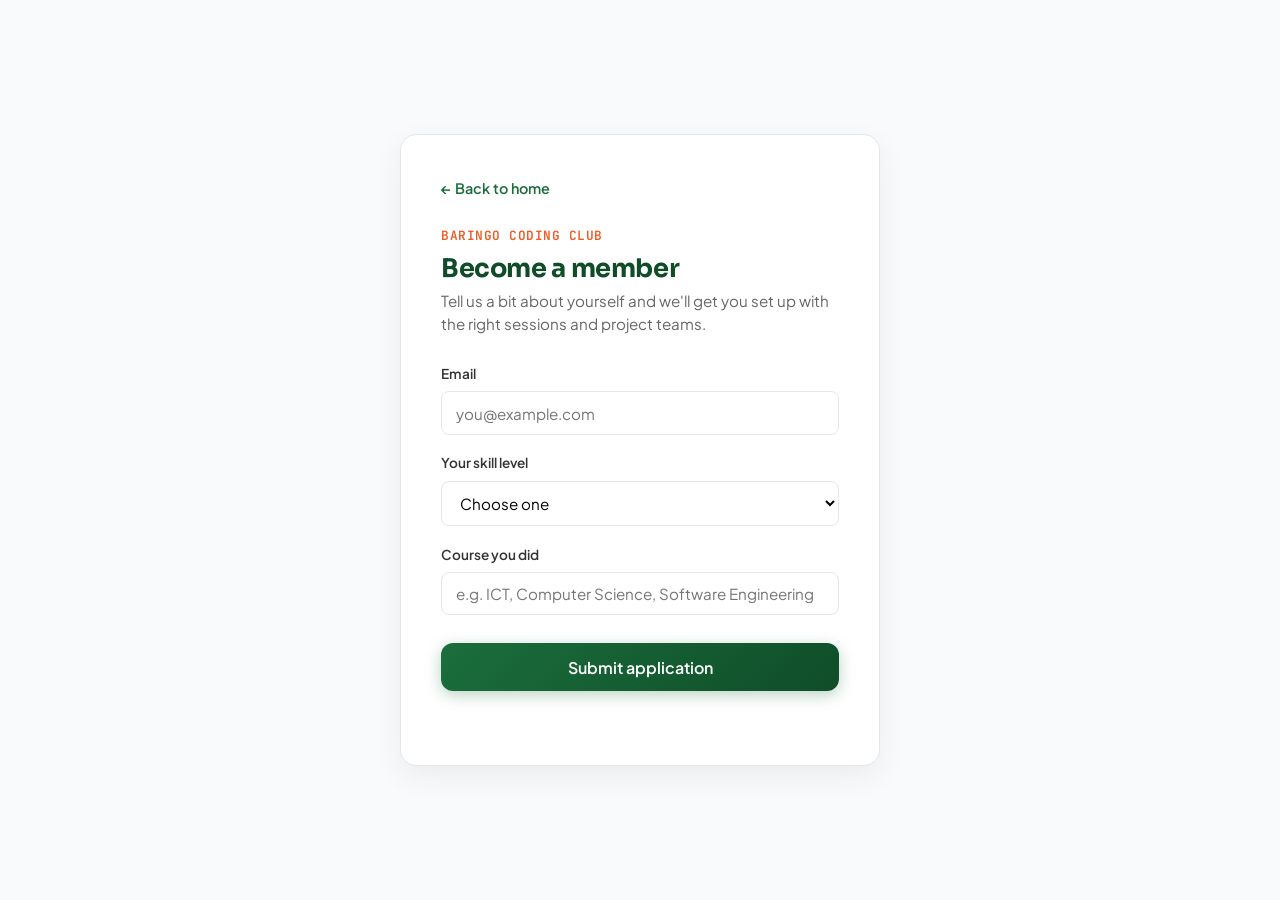
<file: join.html>
<!DOCTYPE html>
<html lang="en">
<head>
<meta charset="UTF-8">
<meta name="viewport" content="width=device-width, initial-scale=1.0">
<title>Become a Member — Baringo Coding Club</title>
<link rel="preconnect" href="https://fonts.googleapis.com">
<link rel="preconnect" href="https://fonts.gstatic.com" crossorigin>
<link href="https://fonts.googleapis.com/css2?family=Sora:wght@500;600;700;800&family=Plus+Jakarta+Sans:wght@400;500;600;700&family=JetBrains+Mono:wght@400;500&display=swap" rel="stylesheet">
<link rel="stylesheet" href="style.css">
<style>
  .join-page {
    min-height: 100vh;
    display: flex;
    align-items: center;
    justify-content: center;
    padding: 2rem;
    background: #f9fafc;
  }
  .join-card {
    background: #fff;
    border-radius: 16px;
    max-width: 480px;
    width: 100%;
    padding: 2.5rem;
    box-shadow: 0 10px 30px rgba(0,0,0,0.06);
    border: 1px solid #e5e7eb;
  }
  .join-back {
    display: inline-flex;
    align-items: center;
    gap: 0.4rem;
    color: #1B6E3C;
    font-weight: 600;
    font-size: 0.9rem;
    text-decoration: none;
    margin-bottom: 1.5rem;
  }
  .join-back:hover { text-decoration: underline; }
  .join-card .eyebrow {
    color: #F15A24;
    font-weight: 600;
    font-size: 0.8rem;
    text-transform: uppercase;
    letter-spacing: 0.5px;
    margin: 0 0 0.5rem;
  }
  .join-card h1 {
    font-family: 'Sora', sans-serif;
    font-size: 1.6rem;
    margin: 0 0 0.5rem;
    color: #0F4D29;
  }
  .join-card .lede {
    color: #666;
    font-size: 0.95rem;
    margin: 0 0 1.75rem;
    line-height: 1.5;
  }
  #joinForm label {
    display: block;
    font-size: 0.85rem;
    font-weight: 600;
    margin: 1.1rem 0 0.4rem;
    color: #333;
  }
  #joinForm input, #joinForm select {
    width: 100%;
    padding: 0.7rem 0.9rem;
    border: 1px solid #e5e7eb;
    border-radius: 8px;
    font-size: 0.95rem;
    font-family: 'Plus Jakarta Sans', sans-serif;
    background: #fff;
  }
  #joinForm input:focus, #joinForm select:focus {
    outline: 2px solid #1B6E3C;
    border-color: #1B6E3C;
  }
  #joinForm button {
    margin-top: 1.75rem;
    width: 100%;
    padding: 0.85rem;
    font-size: 1rem;
  }
  #joinFormStatus {
    margin-top: 1rem;
    font-size: 0.9rem;
    text-align: center;
    color: #555;
    min-height: 1.2em;
  }
  .join-success {
    text-align: center;
    padding: 1rem 0;
  }
  .join-success .icon { font-size: 2.5rem; margin-bottom: 0.75rem; }
  .join-success h2 {
    font-family: 'Sora', sans-serif;
    color: #0F4D29;
    margin: 0 0 0.5rem;
  }
  .join-success p { color: #666; margin: 0 0 1.5rem; }
</style>
</head>
<body>

<div class="join-page">
  <div class="join-card">
    <a href="index.html" class="join-back">&larr; Back to home</a>

    <div id="formView">
      <p class="eyebrow">Baringo Coding Club</p>
      <h1>Become a member</h1>
      <p class="lede">Tell us a bit about yourself and we'll get you set up with the right sessions and project teams.</p>

      <form id="joinForm">
        <label for="joinEmail">Email</label>
        <input type="email" id="joinEmail" name="email" placeholder="you@example.com" required>

        <label for="joinSkill">Your skill level</label>
        <select id="joinSkill" name="skillLevel" required>
          <option value="" disabled selected>Choose one</option>
          <option value="Beginner">Beginner</option>
          <option value="Some knowledge">Some knowledge</option>
          <option value="Senior">Senior</option>
        </select>

        <label for="joinCourse">Course you did</label>
        <input type="text" id="joinCourse" name="course" placeholder="e.g. ICT, Computer Science, Software Engineering" required>

        <button type="submit" class="btn btn-primary">Submit application</button>
        <p id="joinFormStatus" role="status"></p>
      </form>
    </div>

    <div id="successView" class="join-success" style="display:none;">
      <div class="icon">🎉</div>
      <h2>You're in!</h2>
      <p>Thanks for joining — we'll reach out soon with details on the next session.</p>
      <a href="index.html" class="btn btn-primary">Back to home</a>
    </div>
  </div>
</div>

<script>
  const SHEET_ENDPOINT = "https://script.google.com/macros/s/AKfycbz60FyxEpdriM5cOYTYn1kPqGTHN4BBcL0v0_8o3ODAD21J8hYD7rC5ZlaVt3WPyvcl/exec";

  const joinForm = document.getElementById('joinForm');
  const joinFormStatus = document.getElementById('joinFormStatus');
  const formView = document.getElementById('formView');
  const successView = document.getElementById('successView');

  joinForm.addEventListener('submit', async (e) => {
    e.preventDefault();

    if (!joinForm.checkValidity()) {
      joinFormStatus.textContent = 'Please fill in all fields.';
      return;
    }

    const data = {
      type: 'membership',
      email: document.getElementById('joinEmail').value.trim(),
      skillLevel: document.getElementById('joinSkill').value,
      course: document.getElementById('joinCourse').value.trim()
    };

    const submitBtn = joinForm.querySelector('button[type="submit"]');
    submitBtn.disabled = true;
    joinFormStatus.textContent = 'Submitting...';

    try {
      const res = await fetch(SHEET_ENDPOINT, {
        method: 'POST',
        body: JSON.stringify(data),
        headers: { 'Content-Type': 'text/plain' }
      });

      const result = await res.json();

      if (result.result === 'success') {
        formView.style.display = 'none';
        successView.style.display = 'block';
      } else {
        joinFormStatus.textContent = 'Something went wrong. Please try again.';
      }
    } catch (err) {
      joinFormStatus.textContent = 'Network error. Please try again.';
    } finally {
      submitBtn.disabled = false;
    }
  });
</script>
</body>
</html>
</file>
<file: style.css>
:root {
  --bg: #FAFAF8;
  --bg-alt: #F1F0EC;
  --bg-dark: #0F1419;
  --ink: #1B1F23;
  --ink-soft: #5A5F66;
  --ink-lighter: #7A8089;
  --line: #E3E1DA;
  --line-light: #F0EEEA;
  --accent: #1B6E3C;
  --accent-dark: #0F4D29;
  --accent-soft: #E5F2EA;
  --accent-light: #5FAE7C;
  --orange: #F15A24;
  --orange-dark: #C8430F;
  --orange-soft: #FEEBE2;
  --success: #1F7A4D;
  --success-soft: #E6F2EA;
  --warning: #F15A24;
  --warning-soft: #FEEBE2;
  --error: #C2185B;
  --error-soft: #FCE4EC;
  --card-bg: #FFFFFF;
  --card-shadow: 0 2px 8px rgba(0, 0, 0, 0.06);
  --card-shadow-hover: 0 8px 24px rgba(0, 0, 0, 0.12);

  --font-display: 'Sora', sans-serif;
  --font-body: 'Plus Jakarta Sans', sans-serif;
  --font-mono: 'JetBrains Mono', monospace;
  
  --spacing-xs: 0.25rem;
  --spacing-sm: 0.5rem;
  --spacing-md: 1rem;
  --spacing-lg: 1.5rem;
  --spacing-xl: 2rem;
  --spacing-2xl: 3rem;
  --spacing-3xl: 4rem;
  --spacing-4xl: 5rem;
  
  --radius-sm: 4px;
  --radius-md: 8px;
  --radius-lg: 12px;
  --radius-xl: 16px;
  
  --transition-fast: 0.15s ease;
  --transition-base: 0.3s ease;
  --transition-slow: 0.5s ease;
}

* { 
  margin: 0; 
  padding: 0; 
  box-sizing: border-box; 
}

html { 
  scroll-behavior: smooth; 
}

body {
  background: var(--bg);
  color: var(--ink);
  font-family: var(--font-body);
  line-height: 1.6;
  -webkit-font-smoothing: antialiased;
  text-rendering: optimizeLegibility;
}

a { 
  color: inherit; 
  text-decoration: none; 
  transition: color var(--transition-fast);
}

img { 
  max-width: 100%; 
  display: block; 
  height: auto;
}

:focus-visible {
  outline: 2px solid var(--accent);
  outline-offset: 3px;
}

/* ---------- Typography ---------- */
.eyebrow {
  font-family: var(--font-mono);
  font-size: 0.75rem;
  letter-spacing: 0.08em;
  color: var(--accent);
  text-transform: uppercase;
  margin-bottom: var(--spacing-md);
  font-weight: 600;
}

h1, h2, h3, h4, h5, h6 {
  font-family: var(--font-display);
  font-weight: 700;
  letter-spacing: -0.015em;
  color: var(--ink);
}

h1 { font-size: clamp(2.2rem, 5vw, 3.8rem); line-height: 1.1; }
h2 { font-size: clamp(1.6rem, 3.5vw, 2.4rem); line-height: 1.15; }
h3 { font-size: clamp(1.1rem, 2vw, 1.4rem); line-height: 1.2; }

p { 
  line-height: 1.65;
}

/* ---------- Navigation ---------- */
.nav {
  position: sticky;
  top: 0;
  z-index: 1000;
  background: rgba(250, 250, 248, 0.95);
  backdrop-filter: blur(12px);
  border-bottom: 1px solid var(--line);
  box-shadow: 0 2px 8px rgba(0, 0, 0, 0.03);
}

.nav-inner {
  max-width: 1200px;
  margin: 0 auto;
  padding: var(--spacing-md) var(--spacing-lg);
  display: flex;
  align-items: center;
  justify-content: space-between;
}

.logo {
  font-family: var(--font-mono);
  font-weight: 600;
  font-size: 1.1rem;
  display: flex;
  align-items: center;
  gap: var(--spacing-sm);
  color: var(--ink);
  transition: transform var(--transition-fast);
}

.logo:hover {
  transform: scale(1.02);
}

.logo-img {
  width: 32px;
  height: 32px;
  object-fit: contain;
  border-radius: var(--radius-md);
}

.nav-links {
  display: flex;
  gap: var(--spacing-2xl);
  font-size: 0.95rem;
  font-weight: 500;
}

.nav-links a { 
  color: var(--ink-soft);
  position: relative;
  padding-bottom: 2px;
}

.nav-links a::after {
  content: '';
  position: absolute;
  bottom: 0;
  left: 0;
  width: 0;
  height: 2px;
  background: var(--accent);
  transition: width var(--transition-fast);
}

.nav-links a:hover::after { 
  width: 100%;
}

.nav-toggle {
  display: none;
  flex-direction: column;
  gap: 5px;
  background: none;
  border: none;
  cursor: pointer;
  padding: var(--spacing-sm);
}

.nav-toggle span {
  width: 24px;
  height: 2px;
  background: var(--ink);
  display: block;
  transition: all var(--transition-fast);
}

/* ---------- Hero ---------- */
.hero {
  max-width: 1200px;
  margin: 0 auto;
  padding: var(--spacing-4xl) var(--spacing-lg) calc(var(--spacing-4xl) * 1.2);
  display: grid;
  grid-template-columns: 1.15fr 0.85fr;
  gap: var(--spacing-3xl);
  align-items: center;
}

.hero-title {
  font-size: clamp(2.4rem, 5vw, 3.6rem);
  line-height: 1.08;
  margin: var(--spacing-md) 0 var(--spacing-lg);
  background: linear-gradient(135deg, #C8102E 0%, var(--orange) 100%);
  background-clip: text;
  -webkit-background-clip: text;
  -webkit-text-fill-color: transparent;
}

.hero-sub {
  color: var(--ink-soft);
  font-size: 1.05rem;
  max-width: 500px;
  margin-bottom: var(--spacing-2xl);
  line-height: 1.7;
}

.hero-actions { 
  display: flex; 
  gap: var(--spacing-md); 
  flex-wrap: wrap; 
}

.btn {
  display: inline-block;
  font-family: var(--font-body);
  font-weight: 600;
  font-size: 0.95rem;
  padding: 0.9rem 1.8rem;
  border-radius: var(--radius-lg);
  border: none;
  cursor: pointer;
  transition: all var(--transition-fast);
  position: relative;
  overflow: hidden;
}

.btn::before {
  content: '';
  position: absolute;
  top: 50%;
  left: 50%;
  width: 0;
  height: 0;
  background: rgba(255, 255, 255, 0.2);
  border-radius: 50%;
  transform: translate(-50%, -50%);
  transition: width 0.6s, height 0.6s;
}

.btn:active::before {
  width: 300px;
  height: 300px;
}

.btn-primary { 
  background: linear-gradient(135deg, var(--accent) 0%, var(--accent-dark) 100%);
  color: #fff;
  box-shadow: 0 4px 15px rgba(27, 110, 60, 0.3);
}

.btn-primary:hover { 
  transform: translateY(-2px);
  box-shadow: 0 6px 20px rgba(27, 110, 60, 0.4);
}

.btn-ghost { 
  border: 1.5px solid var(--line);
  color: var(--ink); 
  background: transparent;
}

.btn-ghost:hover { 
  border-color: var(--accent);
  background: var(--accent-soft);
  color: var(--accent);
}

.hero-terminal {
  background: var(--bg-dark);
  border-radius: var(--radius-lg);
  overflow: hidden;
  box-shadow: 0 20px 60px -20px rgba(0, 0, 0, 0.3);
  font-family: var(--font-mono);
  border: 1px solid rgba(255, 255, 255, 0.1);
}

.terminal-bar {
  display: flex;
  gap: 0.6rem;
  padding: var(--spacing-md) var(--spacing-lg);
  background: #1D2026;
  border-bottom: 1px solid rgba(255, 255, 255, 0.05);
}

.dot { 
  width: 12px; 
  height: 12px; 
  border-radius: 50%; 
}

.dot-r { background: #FF5F57; }
.dot-y { background: #FEBC2E; }
.dot-g { background: #28C840; }

.terminal-body {
  padding: var(--spacing-2xl) var(--spacing-lg);
  color: #D8DCE2;
  font-size: 0.9rem;
  min-height: 180px;
  line-height: 1.6;
}

.prompt { 
  color: var(--accent-light);
  font-weight: 600;
}

.cursor { 
  animation: blink 1s step-end infinite; 
  color: var(--accent-light);
}

.terminal-out { 
  color: #8B939E; 
  margin-top: var(--spacing-md);
  white-space: pre-wrap;
  word-break: break-word;
}

@keyframes blink { 
  50% { opacity: 0; } 
}

/* ---------- Sections ---------- */
section { 
  padding: var(--spacing-4xl) var(--spacing-lg); 
  max-width: 1200px; 
  margin: 0 auto; 
}

.section-head { 
  margin-bottom: var(--spacing-3xl);
  max-width: 600px; 
}

.section-head h2 { 
  margin-top: var(--spacing-md);
}

/* ---------- About ---------- */
.about {
  background: var(--bg-alt);
}

.about-grid {
  display: grid;
  grid-template-columns: repeat(auto-fit, minmax(300px, 1fr));
  gap: var(--spacing-2xl);
}

.about-card {
  background: var(--card-bg);
  border: 1px solid var(--line);
  border-radius: var(--radius-lg);
  padding: var(--spacing-2xl);
  box-shadow: var(--card-shadow);
  transition: all var(--transition-base);
  position: relative;
  overflow: hidden;
}

.about-card::before {
  content: '';
  position: absolute;
  top: 0;
  left: 0;
  right: 0;
  height: 3px;
  background: linear-gradient(90deg, var(--accent), var(--accent-light));
}

.about-card:hover {
  transform: translateY(-6px);
  box-shadow: var(--card-shadow-hover);
  border-color: var(--accent-soft);
}

.card-tag {
  font-family: var(--font-mono);
  color: var(--accent);
  font-size: 0.8rem;
  font-weight: 600;
  letter-spacing: 0.05em;
}

.about-card h3 { 
  margin: var(--spacing-lg) 0 var(--spacing-md); 
  font-size: 1.2rem; 
}

.about-card p { 
  color: var(--ink-soft); 
  font-size: 0.95rem;
  line-height: 1.7;
}

/* ---------- Events ---------- */
.events-list { 
  display: flex; 
  flex-direction: column; 
}

.event-row {
  display: grid;
  grid-template-columns: auto 1fr;
  gap: var(--spacing-2xl);
  align-items: flex-start;
  padding: var(--spacing-2xl) 0;
  border-bottom: 1px solid var(--line);
  transition: all var(--transition-base);
}

.event-row:first-child { 
  border-top: 1px solid var(--line); 
}

.event-row:hover {
  padding-left: var(--spacing-md);
  padding-right: var(--spacing-md);
  background: var(--accent-soft);
  border-radius: var(--radius-md);
}

.event-category {
  display: inline-block;
  padding: 0.5rem 1rem;
  border-radius: var(--radius-xl);
  font-size: 0.75rem;
  font-weight: 700;
  text-transform: uppercase;
  letter-spacing: 0.06em;
  margin-bottom: var(--spacing-md);
  white-space: nowrap;
}

.event-category.beginners { background: var(--accent-soft); color: var(--accent); }
.event-category.javascript { background: var(--orange-soft); color: var(--orange); }
.event-category.vcs { background: #f3e5f5; color: #7b1fa2; }
.event-category.react { background: var(--accent-soft); color: var(--accent-dark); }
.event-category.backend { background: #fce4ec; color: #c2185b; }
.event-category.ai { background: var(--accent-soft); color: var(--accent); }
.event-category.projects { background: var(--orange-soft); color: var(--orange-dark); }

.event-info h3 { 
  font-size: 1.15rem; 
  margin-bottom: var(--spacing-sm); 
}

.event-info p { 
  color: var(--ink-soft); 
  font-size: 0.95rem;
  line-height: 1.6;
}

/* ---------- Competition ---------- */
.competition {
  background: linear-gradient(135deg, var(--bg-alt) 0%, #F5F3EE 100%);
  padding: var(--spacing-4xl) var(--spacing-lg);
}

.competition-grid { 
  display: grid; 
  gap: var(--spacing-3xl); 
  grid-template-columns: 1fr 1fr; 
}

.competition-info h3 {
  font-size: 1.2rem;
  margin-bottom: var(--spacing-md);
}

.competition-info p {
  color: var(--ink-soft);
  margin-bottom: var(--spacing-lg);
  line-height: 1.7;
}

.competition-lead h3 {
  font-size: 1.2rem;
  margin-bottom: var(--spacing-lg);
}

.competition-lead blockquote { 
  font-style: italic; 
  border-left: 4px solid var(--accent); 
  padding-left: var(--spacing-xl);
  color: var(--ink);
  font-size: 1.05rem;
  line-height: 1.7;
}

/* ---------- Hosting ---------- */
.hosting {
  padding: var(--spacing-4xl) var(--spacing-lg);
  background: #fafaf8;
}

.hosting-grid { 
  display: grid; 
  gap: var(--spacing-2xl); 
  grid-template-columns: repeat(auto-fit, minmax(280px, 1fr)); 
  margin: var(--spacing-3xl) 0; 
}

.hosting-card { 
  background: var(--card-bg); 
  padding: var(--spacing-2xl); 
  border-radius: var(--radius-lg); 
  border: 1px solid var(--line);
  box-shadow: var(--card-shadow);
  transition: all var(--transition-base); 
}

.hosting-card:hover { 
  box-shadow: var(--card-shadow-hover); 
  transform: translateY(-4px);
  border-color: var(--accent);
}

.hosting-card h3 { 
  color: var(--accent); 
  margin-bottom: var(--spacing-lg); 
  font-size: 1.1rem; 
}

.hosting-card ul { 
  list-style: none; 
  padding: 0; 
  margin: 0; 
}

.hosting-card li { 
  margin-bottom: var(--spacing-md); 
  color: var(--ink-soft); 
  font-size: 0.95rem; 
  padding-left: var(--spacing-xl); 
  position: relative;
  line-height: 1.6;
}

.hosting-card li:before { 
  content: "→"; 
  position: absolute; 
  left: 0; 
  color: var(--accent); 
  font-weight: bold; 
  font-size: 1.1rem;
}

.hosting-note { 
  text-align: center; 
  color: var(--ink-soft); 
  font-style: italic; 
  margin-top: var(--spacing-2xl); 
  max-width: 600px; 
  margin-left: auto; 
  margin-right: auto;
  font-size: 0.95rem;
}

/* ---------- Contact ---------- */
.contact-grid {
  display: grid;
  grid-template-columns: 1fr;
  gap: var(--spacing-2xl);
  max-width: 560px;
  margin: 0 auto;
  text-align: center;
  justify-items: center;
}

.contact-form { 
  display: flex; 
  flex-direction: column; 
  width: 100%;
}

.contact-form label {
  font-size: 0.85rem;
  font-weight: 600;
  margin: var(--spacing-lg) 0 var(--spacing-sm);
  color: var(--ink);
  letter-spacing: 0.03em;
  text-align: left;
}

.contact-form label:first-child { 
  margin-top: 0; 
}

.contact-form input, 
.contact-form textarea {
  font-family: var(--font-body);
  font-size: 0.95rem;
  padding: var(--spacing-md) var(--spacing-lg);
  border: 1.5px solid var(--line);
  border-radius: var(--radius-md);
  background: var(--card-bg);
  resize: vertical;
  transition: all var(--transition-fast);
  color: var(--ink);
}

.contact-form input::placeholder,
.contact-form textarea::placeholder {
  color: var(--ink-lighter);
}

.contact-form input:focus, 
.contact-form textarea:focus {
  border-color: var(--accent);
  outline: none;
  box-shadow: 0 0 0 3px var(--accent-soft);
}

.contact-form button { 
  margin-top: var(--spacing-xl); 
  align-self: center; 
}

.form-status {
  font-family: var(--font-mono);
  font-size: 0.85rem;
  color: var(--accent);
  margin-top: var(--spacing-md);
  min-height: 1.2em;
  font-weight: 500;
}

.contact-info h3 {
  font-size: 0.95rem;
  margin-top: var(--spacing-2xl);
  margin-bottom: var(--spacing-sm);
  color: var(--ink);
  font-weight: 600;
}

.contact-info h3:first-child { 
  margin-top: 0; 
}

#contact .section-head {
  margin-left: auto;
  margin-right: auto;
  text-align: center;
}

.contact-info p { 
  color: var(--ink-soft); 
  font-size: 0.95rem;
  line-height: 1.7;
}

/* ---------- Footer ---------- */
.footer {
  border-top: 1px solid var(--line);
  padding: var(--spacing-2xl) var(--spacing-lg);
  text-align: center;
  color: var(--ink-soft);
  font-size: 0.85rem;
  background: var(--bg-alt);
  transition: all var(--transition-base);
}

/* ---------- Responsive Design ---------- */
@media (max-width: 1024px) {
  .hero { 
    grid-template-columns: 1fr; 
    padding-top: var(--spacing-3xl); 
    gap: var(--spacing-2xl);
  }
  
  .about-grid { 
    grid-template-columns: 1fr; 
  }
  
  .contact-grid { 
    grid-template-columns: 1fr; 
  }
  
  .competition-grid {
    grid-template-columns: 1fr;
  }
  
  .event-row { 
    grid-template-columns: 1fr;
    gap: var(--spacing-md);
  }
  
  section {
    padding: var(--spacing-3xl) var(--spacing-md);
  }
}

@media (max-width: 768px) {
  .nav-toggle { 
    display: flex; 
  }
  
  .nav-links {
    position: absolute;
    top: 100%;
    left: 0;
    right: 0;
    background: var(--bg);
    border-bottom: 1px solid var(--line);
    flex-direction: column;
    padding: var(--spacing-lg);
    gap: var(--spacing-md);
    display: none;
    box-shadow: 0 8px 16px rgba(0, 0, 0, 0.05);
  }
  
  .nav-links.open { 
    display: flex; 
  }
  
  .nav-links a {
    padding: var(--spacing-sm) 0;
  }
  
  .hero-title {
    font-size: 2rem;
  }
  
  .hero-sub {
    font-size: 1rem;
  }
  
  h2 {
    font-size: 1.8rem;
  }
  
  .contact-form button {
    width: 100%;
  }
  
  .hosting-grid {
    grid-template-columns: 1fr;
  }
}

@media (max-width: 480px) {
  .hero { 
    padding: var(--spacing-2xl) var(--spacing-md);
  }
  
  .nav-inner {
    padding: var(--spacing-md);
  }
  
  section {
    padding: var(--spacing-2xl) var(--spacing-md);
  }
  
  .hero-actions {
    flex-direction: column;
  }
  
  .btn {
    width: 100%;
    text-align: center;
  }
  
  .hero-title {
    font-size: 1.8rem;
  }
  
  h2 {
    font-size: 1.5rem;
  }
  
  h3 {
    font-size: 1rem;
  }
  
  .about-card {
    padding: var(--spacing-lg);
  }
  
  .event-row {
    padding: var(--spacing-lg) 0;
  }
  
  .section-head {
    margin-bottom: var(--spacing-2xl);
  }
}
/* Align text and logo in one line */
.hero-brand {
  display: flex;
  align-items: center;   /* vertically center text and image */
  gap: 0.5rem;           /* spacing between text and logo */
}

.hero-logo {
  max-height: 60px;      /* adjust logo size */
  width: auto;
}
</file>
